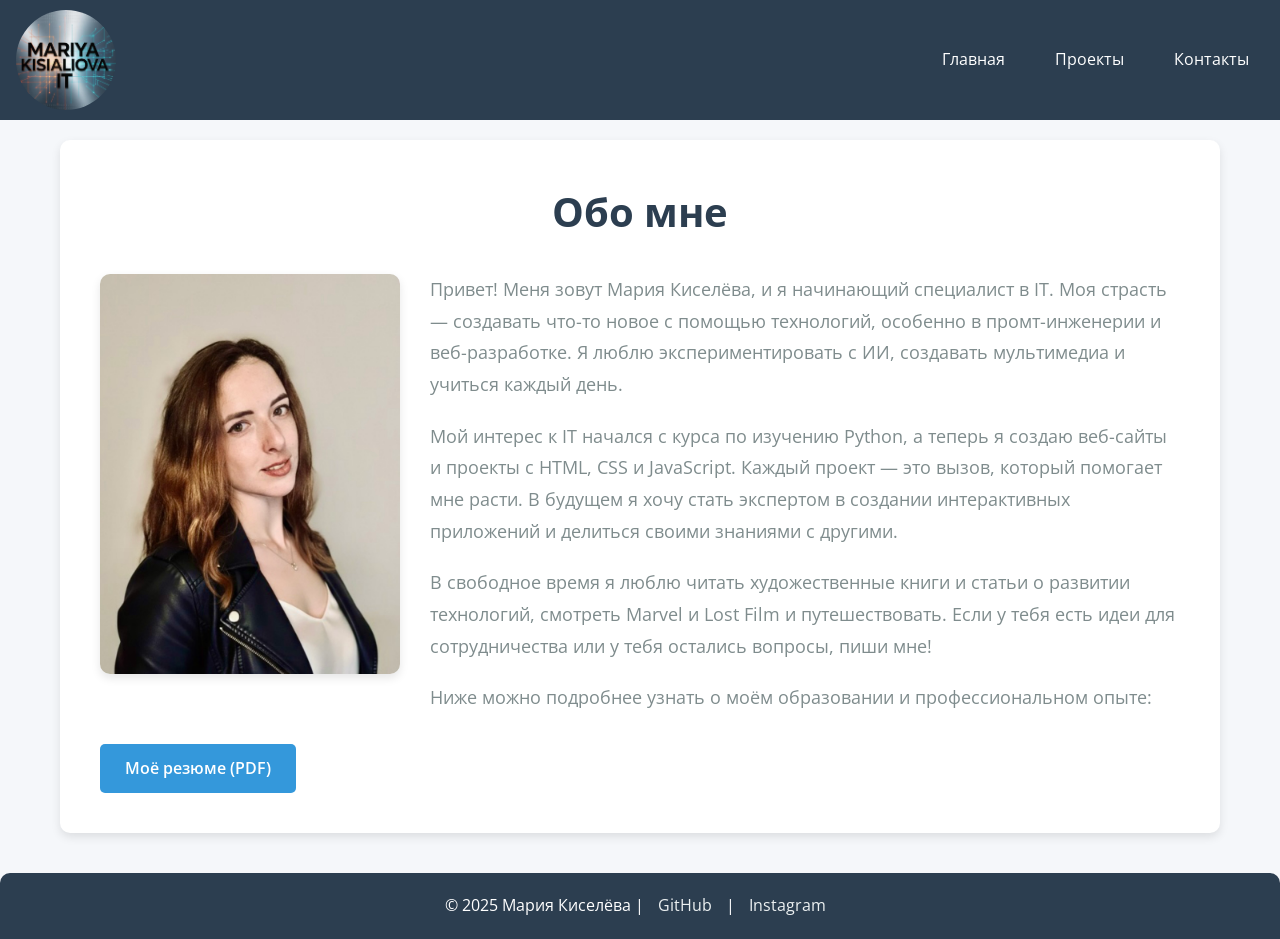
<file: about-me.html>
<!DOCTYPE html>
<html lang="ru">
<head>
    <meta charset="UTF-8">
    <meta name="viewport" content="width=device-width, initial-scale=1.0">
    <meta property="og:image" content="/logo3.png">
    <meta name="description" content="О Марии Киселёвой - IT, промт-инженерия, веб-разработка">
    <meta name="keywords" content="Мария Киселёва, промт инженер, веб-разработчик, Python, Брест, IT специалист">
    <!-- Open Graph теги -->
    <meta property="og:title" content="Мария Киселёва - Обо мне">
    <meta property="og:description" content="IT специалист, промт-инженер и веб-разработчик из Бреста. Узнайте больше о моём профессиональном пути и навыках.">
    <meta property="og:image" content="https://marya-kiseliova.github.io/IT/logo3.png">
    <meta property="og:url" content="https://marya-kiseliova.github.io/IT/about-me.html">
    <meta property="og:type" content="website">
    <!-- Schema.org микроразметка -->
    <script type="application/ld+json">
    {
      "@context": "https://schema.org",
      "@type": "Person",
      "name": "Мария Киселёва",
      "jobTitle": "Промт инженер и веб-разработчик",
      "url": "https://marya-kiseliova.github.io/IT/",
      "image": "https://marya-kiseliova.github.io/IT/my-photo.jpg",
      "description": "IT специалист, промт-инженер и веб-разработчик из Бреста"
    }
    </script>
    <title>Мария Киселёва - Обо мне</title>
    <link href="https://fonts.googleapis.com/css2?family=Roboto:wght@400;700&family=Open+Sans:wght@300;600&display=swap" rel="stylesheet">
    <style>
        * {
            margin: 0;
            padding: 0;
            box-sizing: border-box;
        }
      
        header {
            background-color: #2c3e50;
            color: #fefafa;
            padding: 1rem;
            justify-content: space-between;
            position: sticky;
            top: 0;
            z-index: 1000;
            display: flex;
            align-items: center;
            height: 120px;
        }
        
        .logo-link {
            display: inline-block;
            line-height: 0;
        }
        
        .logo-img {
            width: 100px;
            height: 100px;
            background-color: #333;
            display: flex;
            justify-content: center;
            align-items: center;
            border-radius: 50%;
        }
        
        nav {
            display: flex;
            justify-content: center;
            margin-left: auto;
            gap: 20px;
        }
        
        .nav-link {
            color: #fff;
            text-decoration: none;
            padding: 10px 15px;
            border-radius: 5px;
            transition: background-color 0.3s ease;
        }        
        
        .nav-link:hover {
            background-color: #34495e;
        }
        
        body {
            font-family: 'Open Sans', sans-serif;
            background-color: #f5f7fa;
            color: #333;
            line-height: 1.6;
        }
        
        .content {
            max-width: 1200px;
            margin: 0 auto;
            padding: 20px;
        }
        
        .about-image {
            float: left;
            margin-right: 30px;
            margin-bottom: 20px;
            max-width: 300px;
            height: auto;
            border-radius: 10px;
            box-shadow: 0 4px 10px rgba(0, 0, 0, 0.1);
        }
        
        .about {
            overflow: hidden;
            background-color: #fff;
            padding: 40px;
            border-radius: 10px;
            box-shadow: 0 4px 10px rgba(0, 0, 0, 0.1);
            margin-bottom: 20px;
        }
        
        .about h1 {
            color: #2c3e50;
            font-size: 2.5rem;
            text-align: center;
            margin-bottom: 30px;
        }
        
        .about p {
            font-size: 1.1rem;
            color: #7f8c8d;
            margin-bottom: 20px;
            line-height: 1.8;
        }
        
        .about a {
            display: inline-block;
            margin-top: 10px;
            padding: 12px 25px;
            background-color: #3498db;
            color: #fff;
            text-decoration: none;
            border-radius: 5px;
            transition: all 0.3s ease;
            font-weight: 600;
        }
        
        .about a:hover {
            background-color: #2980b9;
            transform: translateY(-2px);
            box-shadow: 0 5px 15px rgba(52, 152, 219, 0.3);
        }
        
        footer {
            background-color: #2c3e50;
            color: #fff;
            text-align: center;
            padding: 20px;
            border-radius: 10px 10px 0 0;
        }
        
        footer a {
            color: #ecf0f1;
            text-decoration: none;
            margin: 0 10px;
        }
        
        footer a:hover {
            text-decoration: underline;
        }
        
        /* Медиа-запрос для мобильных */
        @media (max-width: 750px) {
            header {
                height: auto;
                padding: 0.5rem;
                flex-direction: row;
                justify-content: space-between;
                align-items: center;
            }
            
            .logo-img {
                width: 60px;
                height: 60px;
            }
            
            nav {
                flex-direction: row;
                flex-wrap: wrap;
                gap: 10px;
                margin-left: 0;
            }
            
            .nav-link {
                padding: 8px 12px;
                font-size: 0.8rem;
            }
            
            .about h1 {
                font-size: 2rem;
                margin-bottom: 20px;
            }
            
            .about p {
                font-size: 1rem;
                margin-bottom: 15px;
            }
            
            .about-image {
                float: none;
                margin-right: 0;
                margin-bottom: 20px;
                display: block;
                margin-left: auto;
                margin-right: auto;
                max-width: 250px;
            }
            
            .about {
                padding: 25px;
            }
            
            .content {
                padding: 15px;
            }
        }
        
        /* Для очень маленьких экранов */
        @media (max-width: 480px) {
            nav {
                gap: 5px;
            }
            
            .nav-link {
                padding: 6px 10px;
                font-size: 0.75rem;
            }
            
            .about-image {
                max-width: 200px;
            }
            
            .about h1 {
                font-size: 1.8rem;
            }
        }
    </style>
</head>
<body>
    <header>
        <a href="index.html" class="logo-link">
            <img src="logo3.png" alt="Mariya Kiseliova Logo" class="logo-img" loading="lazy">
        </a>
        <nav>
            <a href="index.html" class="nav-link">Главная</a>
            <a href="my_projects.html" class="nav-link">Проекты</a>
            <a href="contacts.html" class="nav-link">Контакты</a>
        </nav>
    </header>
    
    <div class="content">
        <div class="about">
            <h1>Обо мне</h1>
            <img src="my-photo.jpg" alt="Мария Киселёва - промт инженер и веб-разработчик" width="300" height="400" class="about-image" loading="lazy">
            <p>Привет! Меня зовут Мария Киселёва, и я начинающий специалист в IT. Моя страсть — создавать что-то новое с помощью технологий, особенно в промт-инженерии и веб-разработке. Я люблю экспериментировать с ИИ, создавать мультимедиа и учиться каждый день.</p>
            <p>Мой интерес к IT начался с курса по изучению Python, а теперь я создаю веб-сайты и проекты с HTML, CSS и JavaScript. Каждый проект — это вызов, который помогает мне расти. В будущем я хочу стать экспертом в создании интерактивных приложений и делиться своими знаниями с другими.</p>
            <p>В свободное время я люблю читать художественные книги и статьи о развитии технологий, смотреть Marvel и Lost Film и путешествовать. Если у тебя есть идеи для сотрудничества или у тебя остались вопросы, пиши мне!</p>
            <p>Ниже можно подробнее узнать о моём образовании и профессиональном опыте:</p>
            <a href="resume.pdf" target="_blank" title="Скачать резюме Марии Киселёвой">Моё резюме (PDF)</a>
        </div>
    </div>
    
    <footer>
        <p>&copy; 2025 Мария Киселёва | 
            <a href="https://github.com/Marya-Kiseliova">GitHub</a> | 
            <a href="https://www.instagram.com/_drackosha._/">Instagram</a>
        </p>
    </footer>
</body>
</html>
</file>
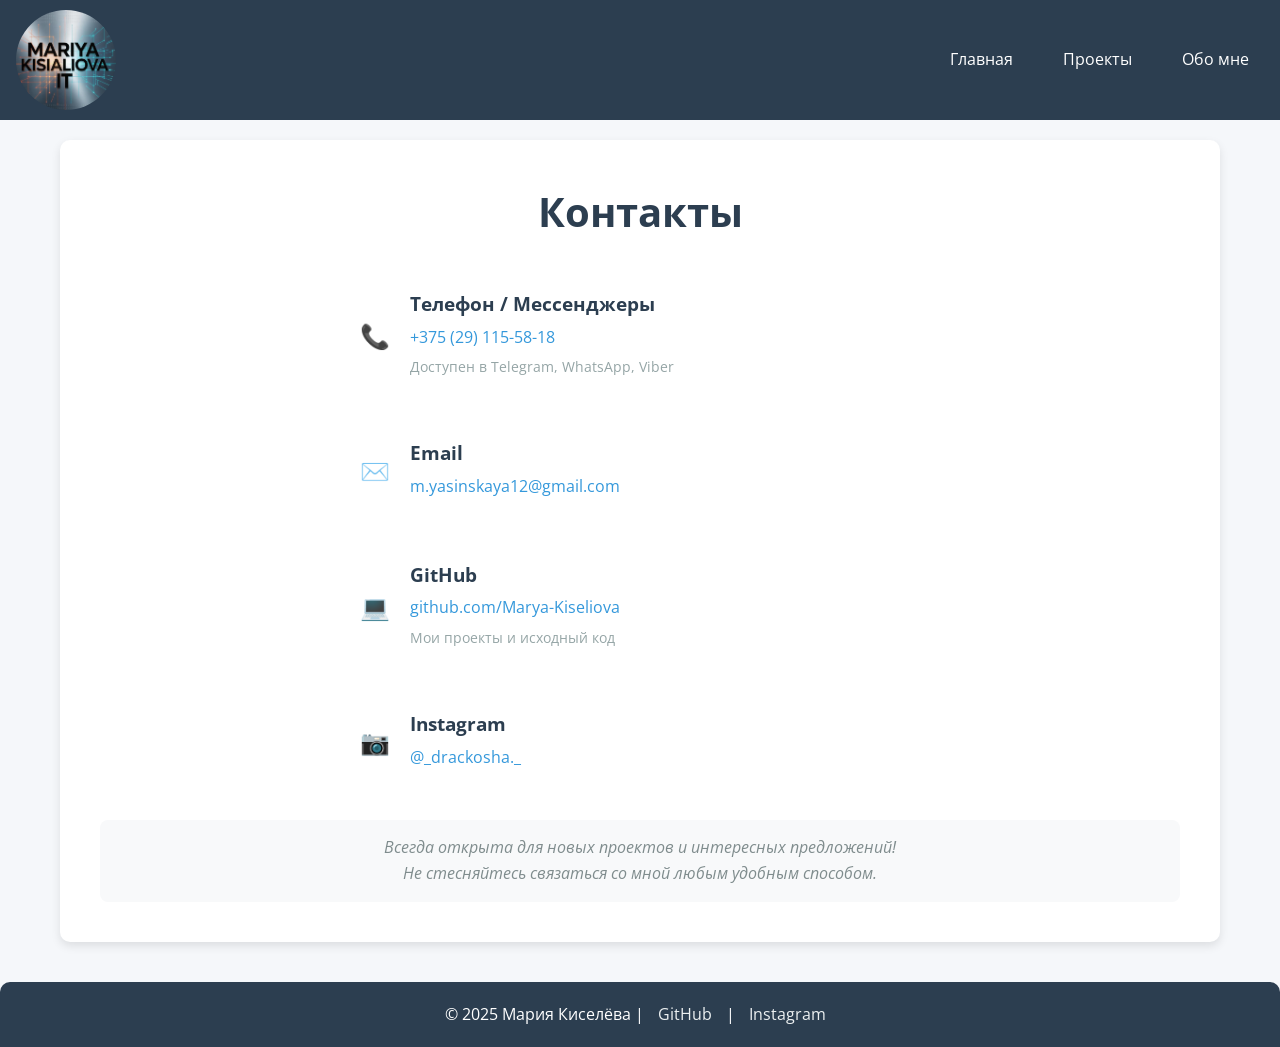
<file: contacts.html>
<!DOCTYPE html>
<html lang="ru">
<head>
    <meta charset="UTF-8">
    <meta name="viewport" content="width=device-width, initial-scale=1.0">
    <meta property="og:image" content="/logo3.png">
    <meta name="description" content="Контакты Марии Киселёвой - свяжитесь для сотрудничества в IT, промт-инженерии и веб-разработке">
    <meta name="keywords" content="Мария Киселёва контакты, связаться, IT специалист Брест, промт инженер, веб-разработчик">
    <!-- Open Graph теги -->
    <meta property="og:title" content="Мария Киселёва - Контакты">
    <meta property="og:description" content="Свяжитесь с Марией Киселёвой для сотрудничества в IT проектах, промт-инженерии и веб-разработке">
    <meta property="og:image" content="https://marya-kiseliova.github.io/IT/logo3.png">
    <meta property="og:url" content="https://marya-kiseliova.github.io/IT/contacts.html">
    <meta property="og:type" content="website">
    <!-- Schema.org микроразметка -->
    <script type="application/ld+json">
    {
      "@context": "https://schema.org",
      "@type": "Person",
      "name": "Мария Киселёва",
      "jobTitle": "Промт инженер и веб-разработчик",
      "url": "https://marya-kiseliova.github.io/IT/",
      "email": "m.yasinskaya12@gmail.com",
      "telephone": "+375-29-115-58-18",
      "sameAs": [
        "https://github.com/Marya-Kiseliova",
        "https://www.instagram.com/_drackosha._/"
      ]
    }
    </script>
    <title>Мария Киселёва - Контакты</title>
    <link href="https://fonts.googleapis.com/css2?family=Roboto:wght@400;700&family=Open+Sans:wght@300;600&display=swap" rel="stylesheet">
    <style>
        * {
            margin: 0;
            padding: 0;
            box-sizing: border-box;
        }
      
        header {
            background-color: #2c3e50;
            color: #fefafa;
            padding: 1rem;
            justify-content: space-between;
            position: sticky;
            top: 0;
            z-index: 1000;
            display: flex;
            align-items: center;
            height: 120px;
        }
        
        .logo-link {
            display: inline-block;
            line-height: 0;
        }
        
        .logo-img {
            width: 100px;
            height: 100px;
            background-color: #333;
            display: flex;
            justify-content: center;
            align-items: center;
            border-radius: 50%;
        }
        
        nav {
            display: flex;
            justify-content: center;
            margin-left: auto;
            gap: 20px;
        }
        
        .nav-link {
            color: #fff;
            text-decoration: none;
            padding: 10px 15px;
            border-radius: 5px;
            transition: background-color 0.3s ease;
        }        
        
        .nav-link:hover {
            background-color: #34495e;
        }
        
        body {
            font-family: 'Open Sans', sans-serif;
            background-color: #f5f7fa;
            color: #333;
            line-height: 1.6;
        }
        
        .content {
            max-width: 1200px;
            margin: 0 auto;
            padding: 20px;
        }
        
        .contacts {
            background-color: #fff;
            padding: 40px;
            border-radius: 10px;
            box-shadow: 0 4px 10px rgba(0, 0, 0, 0.1);
            margin-bottom: 20px;
        }
        
        .contacts h1 {
            color: #2c3e50;
            font-size: 2.5rem;
            text-align: center;
            margin-bottom: 30px;
        }
        
        .contact-info {
            max-width: 600px;
            margin: 0 auto;
        }
        
        .contact-item {
            display: flex;
            align-items: center;
            margin-bottom: 25px;
            padding: 15px;
            border-radius: 8px;
            transition: background-color 0.3s ease;
        }
        
        .contact-item:hover {
            background-color: #f8f9fa;
        }
        
        .contact-icon {
            font-size: 1.5rem;
            margin-right: 15px;
            width: 40px;
            text-align: center;
        }
        
        .contact-details {
            flex: 1;
        }
        
        .contact-details h3 {
            color: #2c3e50;
            margin-bottom: 5px;
            font-size: 1.2rem;
        }
        
        .contact-details p {
            color: #7f8c8d;
            margin-bottom: 5px;
        }
        
        .contact-details a {
            color: #3498db;
            text-decoration: none;
            transition: color 0.3s ease;
        }
        
        .contact-details a:hover {
            color: #2980b9;
            text-decoration: underline;
        }
        
        .contact-note {
            text-align: center;
            color: #7f8c8d;
            font-style: italic;
            margin-top: 30px;
            padding: 15px;
            background-color: #f8f9fa;
            border-radius: 8px;
        }
        
        footer {
            background-color: #2c3e50;
            color: #fff;
            text-align: center;
            padding: 20px;
            border-radius: 10px 10px 0 0;
        }
        
        footer a {
            color: #ecf0f1;
            text-decoration: none;
            margin: 0 10px;
        }
        
        footer a:hover {
            text-decoration: underline;
        }
        
        /* Медиа-запрос для мобильных */
        @media (max-width: 750px) {
            header {
                height: auto;
                padding: 0.5rem;
                flex-direction: row;
                justify-content: space-between;
                align-items: center;
            }
            
            .logo-img {
                width: 60px;
                height: 60px;
            }
            
            nav {
                flex-direction: row;
                flex-wrap: wrap;
                gap: 10px;
                margin-left: 0;
            }
            
            .nav-link {
                padding: 8px 12px;
                font-size: 0.8rem;
            }
            
            .contacts h1 {
                font-size: 2rem;
                margin-bottom: 20px;
            }
            
            .contact-item {
                flex-direction: column;
                text-align: center;
                padding: 20px;
            }
            
            .contact-icon {
                margin-right: 0;
                margin-bottom: 10px;
                font-size: 2rem;
            }
            
            .contacts {
                padding: 25px;
            }
            
            .content {
                padding: 15px;
            }
        }
        
        /* Для очень маленьких экранов */
        @media (max-width: 480px) {
            nav {
                gap: 5px;
            }
            
            .nav-link {
                padding: 6px 10px;
                font-size: 0.75rem;
            }
            
            .contacts h1 {
                font-size: 1.8rem;
            }
            
            .contact-item {
                padding: 15px;
            }
        }
    </style>
</head>
<body>
    <header>
        <a href="index.html" class="logo-link">
            <img src="logo3.png" alt="Mariya Kiseliova Logo" class="logo-img" loading="lazy">
        </a>
        <nav>
            <a href="index.html" class="nav-link">Главная</a>
            <a href="my_projects.html" class="nav-link">Проекты</a>
            <a href="about-me.html" class="nav-link">Обо мне</a>
        </nav>
    </header>
    
    <div class="content">
        <div class="contacts">
            <h1>Контакты</h1>
            
            <div class="contact-info">
                <div class="contact-item">
                    <div class="contact-icon">📞</div>
                    <div class="contact-details">
                        <h3>Телефон / Мессенджеры</h3>
                        <p><a href="tel:+375291155818">+375 (29) 115-58-18</a></p>
                        <p style="color: #95a5a6; font-size: 0.9rem;">Доступен в Telegram, WhatsApp, Viber</p>
                    </div>
                </div>
                
                <div class="contact-item">
                    <div class="contact-icon">✉️</div>
                    <div class="contact-details">
                        <h3>Email</h3>
                        <p><a href="mailto:m.yasinskaya12@gmail.com">m.yasinskaya12@gmail.com</a></p>
                    </div>
                </div>
                
                <div class="contact-item">
                    <div class="contact-icon">💻</div>
                    <div class="contact-details">
                        <h3>GitHub</h3>
                        <p><a href="https://github.com/Marya-Kiseliova" target="_blank">github.com/Marya-Kiseliova</a></p>
                        <p style="color: #95a5a6; font-size: 0.9rem;">Мои проекты и исходный код</p>
                    </div>
                </div>
                
                <div class="contact-item">
                    <div class="contact-icon">📷</div>
                    <div class="contact-details">
                        <h3>Instagram</h3>
                        <p><a href="https://www.instagram.com/_drackosha._/" target="_blank">@_drackosha._</a></p>
                    </div>
                </div>
            </div>
            
            <div class="contact-note">
                <p>Всегда открыта для новых проектов и интересных предложений!<br>
                Не стесняйтесь связаться со мной любым удобным способом.</p>
            </div>
        </div>
    </div>
    
    <footer>
        <p>&copy; 2025 Мария Киселёва | 
            <a href="https://github.com/Marya-Kiseliova">GitHub</a> | 
            <a href="https://www.instagram.com/_drackosha._/">Instagram</a>
        </p>
    </footer>
</body>
</html>
</file>
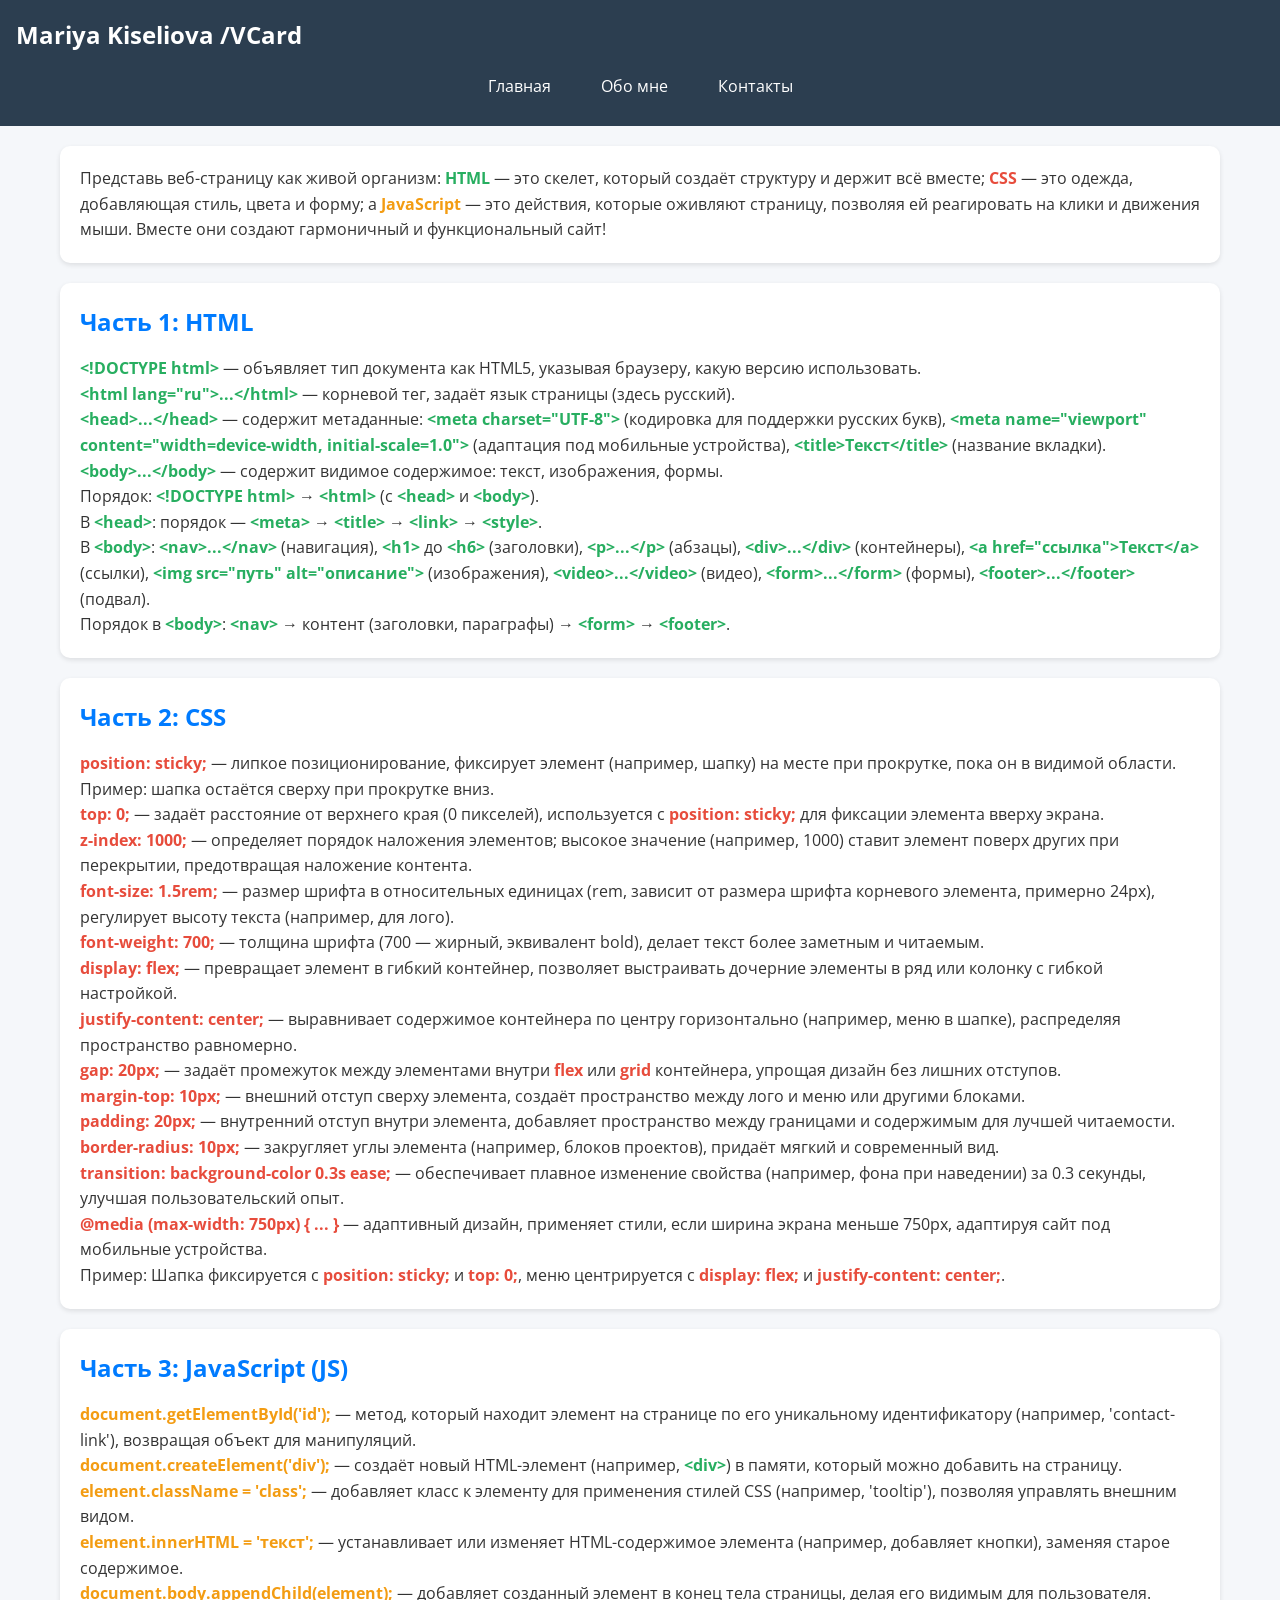
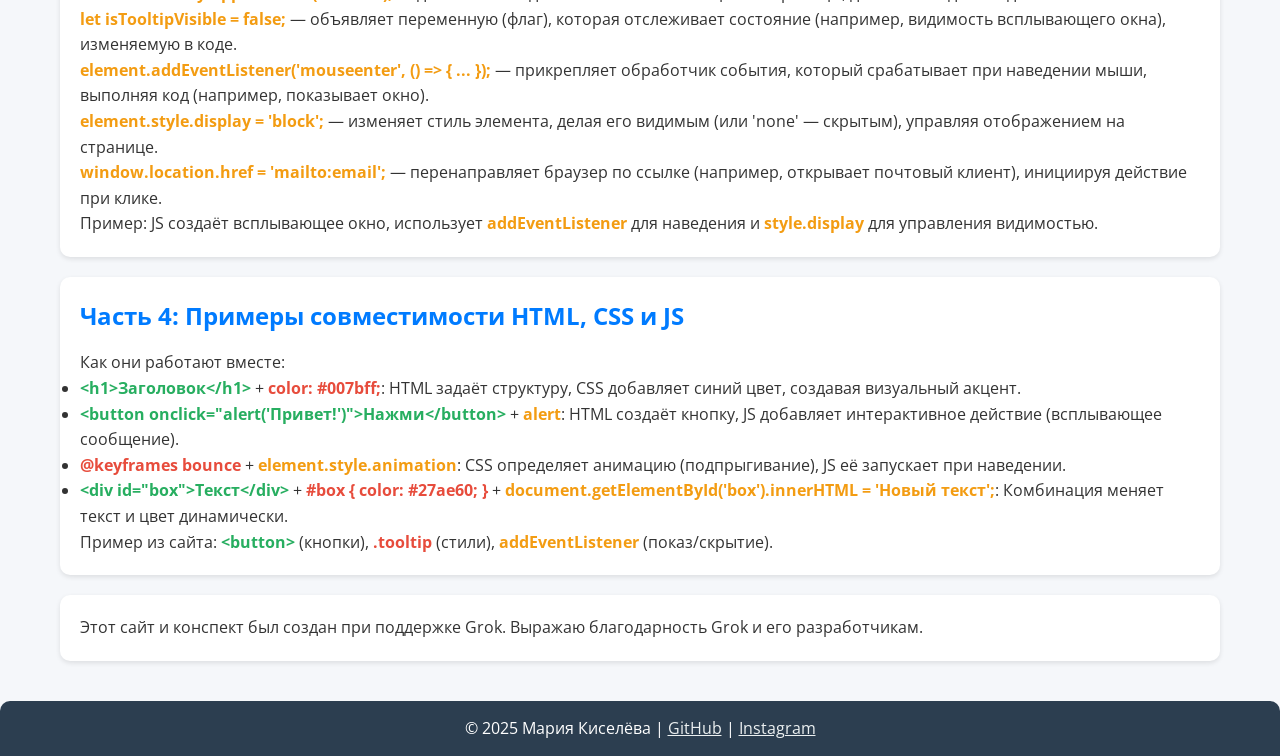
<file: html_concepts.html>
<!DOCTYPE html>
<html lang="ru">
<head>
    <meta charset="UTF-8">
    <meta name="viewport" content="width=device-width, initial-scale=1.0">
    <title>Конспект по HTML, CSS и JS</title>
    <link href="https://fonts.googleapis.com/css2?family=Roboto:wght@400;700&family=Open+Sans:wght@300;600&display=swap" rel="stylesheet">
    <style>
        * {
            margin: 0;
            padding: 0;
            box-sizing: border-box;
        }
        body {
            font-family: 'Open Sans', sans-serif;
            background-color: #f5f7fa;
            color: #333;
            line-height: 1.6;
        }
        header {
            background-color: #2c3e50;
            color: #fff;
            padding: 1rem;
            position: sticky;
            top: 0;
            z-index: 1000;
        }
        .logo {
            font-size: 1.5rem;
            font-weight: 700;
        }
        nav {
            display: flex;
            justify-content: center;
            gap: 20px;
            margin-top: 10px;
        }
        .nav-link {
            color: #fff;
            text-decoration: none;
            padding: 10px 15px;
            border-radius: 5px;
            transition: background-color 0.3s ease;
        }
        .nav-link:hover {
            background-color: #34495e;
        }
        .content {
            max-width: 1200px;
            margin: 0 auto;
            padding: 20px;
        }
        section {
            background-color: #fff;
            padding: 20px;
            border-radius: 10px;
            box-shadow: 0 2px 5px rgba(0, 0, 0, 0.1);
            margin-bottom: 20px;
        }
        h2 {
            color: #007bff; /* Синий для заголовков */
            font-size: 1.5rem;
            margin-bottom: 15px;
        }
        .html-term {
            color: #27ae60; /* Зелёный для HTML-терминов */
            font-weight: bold;
        }
        .css-term {
            color: #e74c3c; /* Красный для CSS-терминов */
            font-weight: bold;
        }
        .js-term {
            color: #f39c12; /* Оранжевый для JS-терминов */
            font-weight: bold;
        }
        footer {
            background-color: #2c3e50;
            color: #fff;
            text-align: center;
            padding: 15px;
            border-radius: 10px 10px 0 0;
        }
        @media (max-width: 750px) {
            .logo {
                font-size: 1.2rem;
                text-align: center;
            }
            nav {
                flex-direction: column;
                gap: 10px;
            }
            .nav-link {
                padding: 8px 12px;
                font-size: 0.9rem;
            }
        }
    </style>
</head>
<body>
    <header>
        <div class="logo">Mariya Kiseliova /VCard</div>
        <nav>
            <a href="index.html" class="nav-link">Главная</a>
            <a href="about-me.html" class="nav-link">Обо мне</a>
            <a href="contacts.html" class="nav-link">Контакты</a>
        </nav>
    </header>
    <div class="content">
        <section>
            <p>Представь веб-страницу как живой организм: <span class="html-term">HTML</span> — это скелет, который создаёт структуру и держит всё вместе; <span class="css-term">CSS</span> — это одежда, добавляющая стиль, цвета и форму; а <span class="js-term">JavaScript</span> — это действия, которые оживляют страницу, позволяя ей реагировать на клики и движения мыши. Вместе они создают гармоничный и функциональный сайт!</p>
        </section>
        <section>
            <h2>Часть 1: HTML</h2>
            <p><span class="html-term">&lt;!DOCTYPE html&gt;</span> — объявляет тип документа как HTML5, указывая браузеру, какую версию использовать.</p>
            <p><span class="html-term">&lt;html lang="ru"&gt;...&lt;/html&gt;</span> — корневой тег, задаёт язык страницы (здесь русский).</p>
            <p><span class="html-term">&lt;head&gt;...&lt;/head&gt;</span> — содержит метаданные: <span class="html-term">&lt;meta charset="UTF-8"&gt;</span> (кодировка для поддержки русских букв), <span class="html-term">&lt;meta name="viewport" content="width=device-width, initial-scale=1.0"&gt;</span> (адаптация под мобильные устройства), <span class="html-term">&lt;title&gt;Текст&lt;/title&gt;</span> (название вкладки).</p>
            <p><span class="html-term">&lt;body&gt;...&lt;/body&gt;</span> — содержит видимое содержимое: текст, изображения, формы.</p>
            <p>Порядок: <span class="html-term">&lt;!DOCTYPE html&gt;</span> → <span class="html-term">&lt;html&gt;</span> (с <span class="html-term">&lt;head&gt;</span> и <span class="html-term">&lt;body&gt;</span>).</p>
            <p>В <span class="html-term">&lt;head&gt;</span>: порядок — <span class="html-term">&lt;meta&gt;</span> → <span class="html-term">&lt;title&gt;</span> → <span class="html-term">&lt;link&gt;</span> → <span class="html-term">&lt;style&gt;</span>.</p>
            <p>В <span class="html-term">&lt;body&gt;</span>: <span class="html-term">&lt;nav&gt;...&lt;/nav&gt;</span> (навигация), <span class="html-term">&lt;h1&gt;</span> до <span class="html-term">&lt;h6&gt;</span> (заголовки), <span class="html-term">&lt;p&gt;...&lt;/p&gt;</span> (абзацы), <span class="html-term">&lt;div&gt;...&lt;/div&gt;</span> (контейнеры), <span class="html-term">&lt;a href="ссылка"&gt;Текст&lt;/a&gt;</span> (ссылки), <span class="html-term">&lt;img src="путь" alt="описание"&gt;</span> (изображения), <span class="html-term">&lt;video&gt;...&lt;/video&gt;</span> (видео), <span class="html-term">&lt;form&gt;...&lt;/form&gt;</span> (формы), <span class="html-term">&lt;footer&gt;...&lt;/footer&gt;</span> (подвал).</p>
            <p>Порядок в <span class="html-term">&lt;body&gt;</span>: <span class="html-term">&lt;nav&gt;</span> → контент (заголовки, параграфы) → <span class="html-term">&lt;form&gt;</span> → <span class="html-term">&lt;footer&gt;</span>.</p>
        </section>
        <section>
            <h2>Часть 2: CSS</h2>
            <p><span class="css-term">position: sticky;</span> — липкое позиционирование, фиксирует элемент (например, шапку) на месте при прокрутке, пока он в видимой области. Пример: шапка остаётся сверху при прокрутке вниз.</p>
            <p><span class="css-term">top: 0;</span> — задаёт расстояние от верхнего края (0 пикселей), используется с <span class="css-term">position: sticky;</span> для фиксации элемента вверху экрана.</p>
            <p><span class="css-term">z-index: 1000;</span> — определяет порядок наложения элементов; высокое значение (например, 1000) ставит элемент поверх других при перекрытии, предотвращая наложение контента.</p>
            <p><span class="css-term">font-size: 1.5rem;</span> — размер шрифта в относительных единицах (rem, зависит от размера шрифта корневого элемента, примерно 24px), регулирует высоту текста (например, для лого).</p>
            <p><span class="css-term">font-weight: 700;</span> — толщина шрифта (700 — жирный, эквивалент bold), делает текст более заметным и читаемым.</p>
            <p><span class="css-term">display: flex;</span> — превращает элемент в гибкий контейнер, позволяет выстраивать дочерние элементы в ряд или колонку с гибкой настройкой.</p>
            <p><span class="css-term">justify-content: center;</span> — выравнивает содержимое контейнера по центру горизонтально (например, меню в шапке), распределяя пространство равномерно.</p>
            <p><span class="css-term">gap: 20px;</span> — задаёт промежуток между элементами внутри <span class="css-term">flex</span> или <span class="css-term">grid</span> контейнера, упрощая дизайн без лишних отступов.</p>
            <p><span class="css-term">margin-top: 10px;</span> — внешний отступ сверху элемента, создаёт пространство между лого и меню или другими блоками.</p>
            <p><span class="css-term">padding: 20px;</span> — внутренний отступ внутри элемента, добавляет пространство между границами и содержимым для лучшей читаемости.</p>
            <p><span class="css-term">border-radius: 10px;</span> — закругляет углы элемента (например, блоков проектов), придаёт мягкий и современный вид.</p>
            <p><span class="css-term">transition: background-color 0.3s ease;</span> — обеспечивает плавное изменение свойства (например, фона при наведении) за 0.3 секунды, улучшая пользовательский опыт.</p>
            <p><span class="css-term">@media (max-width: 750px) { ... }</span> — адаптивный дизайн, применяет стили, если ширина экрана меньше 750px, адаптируя сайт под мобильные устройства.</p>
            <p>Пример: Шапка фиксируется с <span class="css-term">position: sticky;</span> и <span class="css-term">top: 0;</span>, меню центрируется с <span class="css-term">display: flex;</span> и <span class="css-term">justify-content: center;</span>.</p>
        </section>
        <section>
            <h2>Часть 3: JavaScript (JS)</h2>
            <p><span class="js-term">document.getElementById('id');</span> — метод, который находит элемент на странице по его уникальному идентификатору (например, 'contact-link'), возвращая объект для манипуляций.</p>
            <p><span class="js-term">document.createElement('div');</span> — создаёт новый HTML-элемент (например, <span class="html-term">&lt;div&gt;</span>) в памяти, который можно добавить на страницу.</p>
            <p><span class="js-term">element.className = 'class';</span> — добавляет класс к элементу для применения стилей CSS (например, 'tooltip'), позволяя управлять внешним видом.</p>
            <p><span class="js-term">element.innerHTML = 'текст';</span> — устанавливает или изменяет HTML-содержимое элемента (например, добавляет кнопки), заменяя старое содержимое.</p>
            <p><span class="js-term">document.body.appendChild(element);</span> — добавляет созданный элемент в конец тела страницы, делая его видимым для пользователя.</p>
            <p><span class="js-term">let isTooltipVisible = false;</span> — объявляет переменную (флаг), которая отслеживает состояние (например, видимость всплывающего окна), изменяемую в коде.</p>
            <p><span class="js-term">element.addEventListener('mouseenter', () => { ... });</span> — прикрепляет обработчик события, который срабатывает при наведении мыши, выполняя код (например, показывает окно).</p>
            <p><span class="js-term">element.style.display = 'block';</span> — изменяет стиль элемента, делая его видимым (или 'none' — скрытым), управляя отображением на странице.</p>
            <p><span class="js-term">window.location.href = 'mailto:email';</span> — перенаправляет браузер по ссылке (например, открывает почтовый клиент), инициируя действие при клике.</p>
            <p>Пример: JS создаёт всплывающее окно, использует <span class="js-term">addEventListener</span> для наведения и <span class="js-term">style.display</span> для управления видимостью.</p>
        </section>
        <section>
            <h2>Часть 4: Примеры совместимости HTML, CSS и JS</h2>
            <p>Как они работают вместе:</p>
            <ul>
                <li><span class="html-term">&lt;h1&gt;Заголовок&lt;/h1&gt;</span> + <span class="css-term">color: #007bff;</span>: HTML задаёт структуру, CSS добавляет синий цвет, создавая визуальный акцент.</li>
                <li><span class="html-term">&lt;button onclick="alert('Привет!')"&gt;Нажми&lt;/button&gt;</span> + <span class="js-term">alert</span>: HTML создаёт кнопку, JS добавляет интерактивное действие (всплывающее сообщение).</li>
                <li><span class="css-term">@keyframes bounce</span> + <span class="js-term">element.style.animation</span>: CSS определяет анимацию (подпрыгивание), JS её запускает при наведении.</li>
                <li><span class="html-term">&lt;div id="box"&gt;Текст&lt;/div&gt;</span> + <span class="css-term">#box { color: #27ae60; }</span> + <span class="js-term">document.getElementById('box').innerHTML = 'Новый текст';</span>: Комбинация меняет текст и цвет динамически.</li>
            </ul>
            <p>Пример из сайта: <span class="html-term">&lt;button&gt;</span> (кнопки), <span class="css-term">.tooltip</span> (стили), <span class="js-term">addEventListener</span> (показ/скрытие).</p>
        </section>
        <section>
            <p>Этот сайт и конспект был создан при поддержке Grok. Выражаю благодарность Grok и его разработчикам.</p>
        </section>
    </div>
    <footer>
        <p>&copy; 2025 Мария Киселёва | <a href="https://github.com/Mary-Boxer" style="color: #ecf0f1;">GitHub</a> | <a href="https://www.instagram.com/_drackosha._/" style="color: #ecf0f1;">Instagram</a></p>
    </footer>
</body>
</html>
</file>
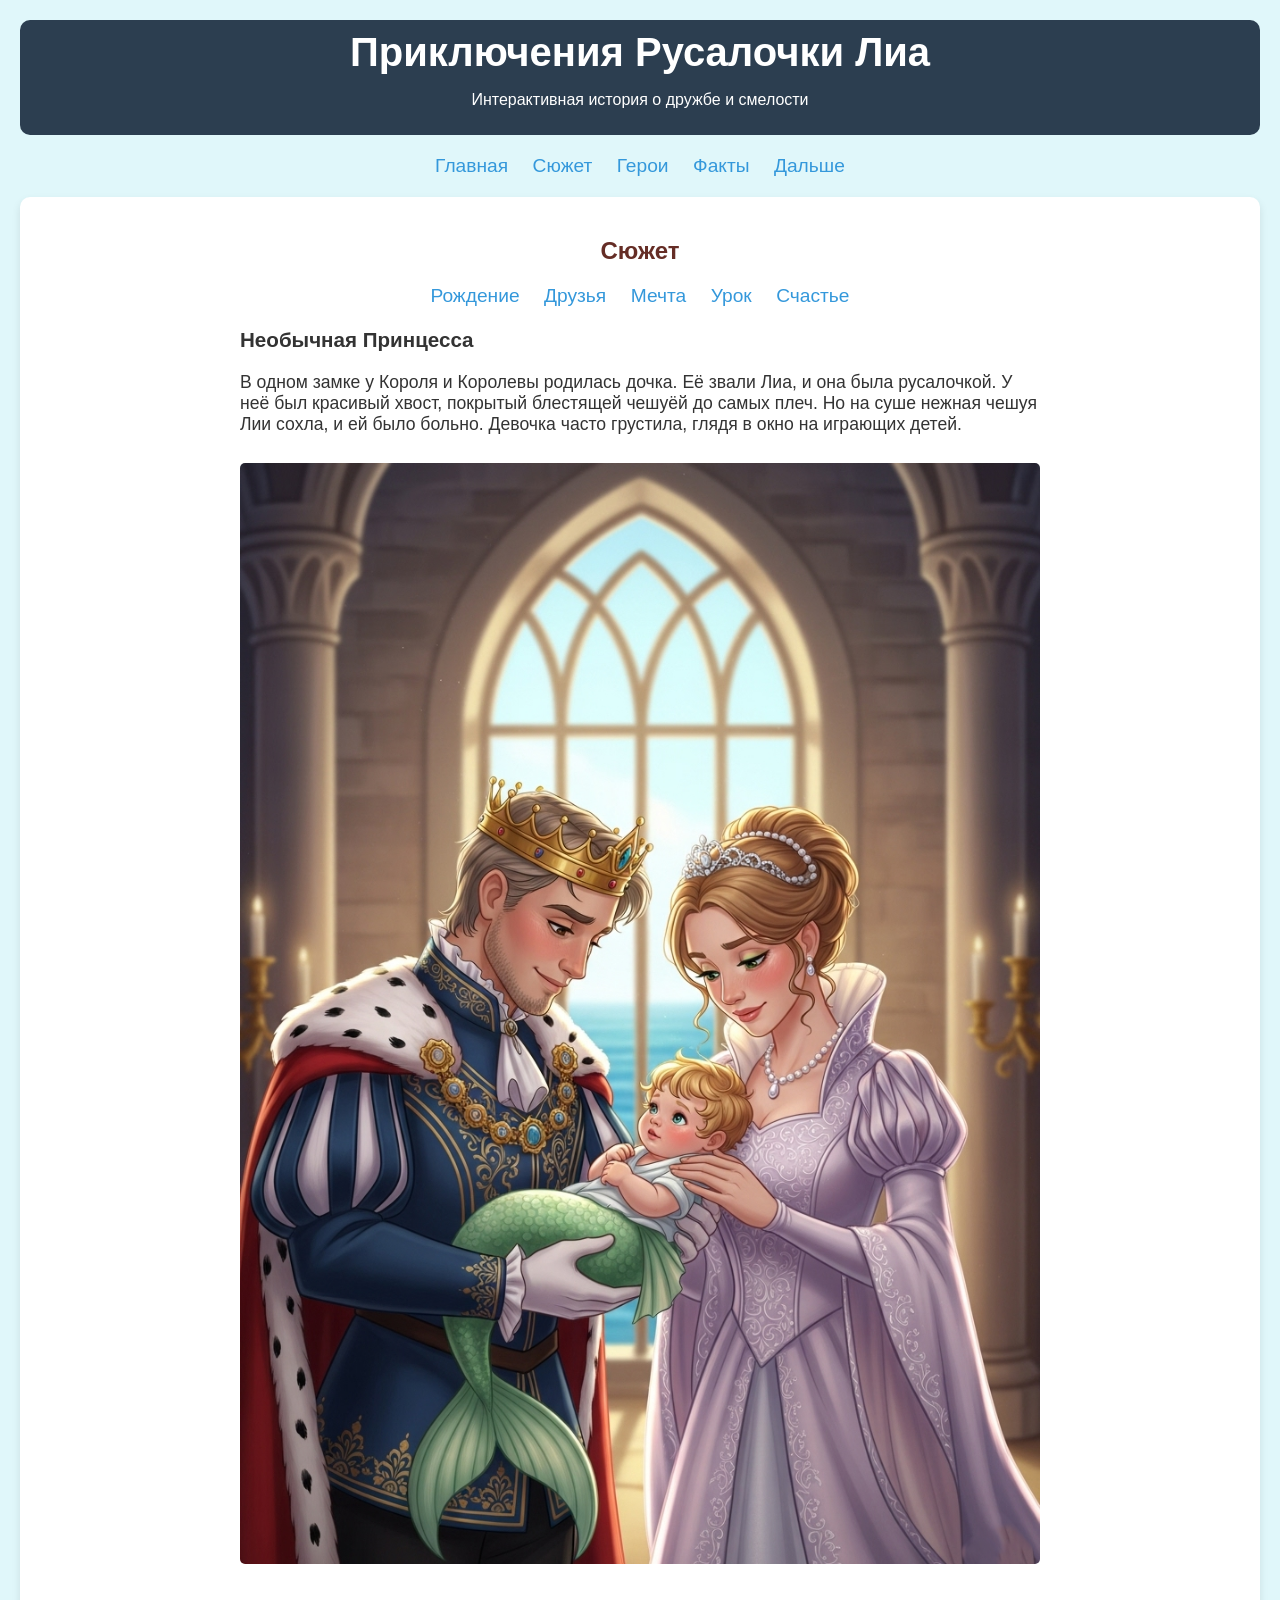
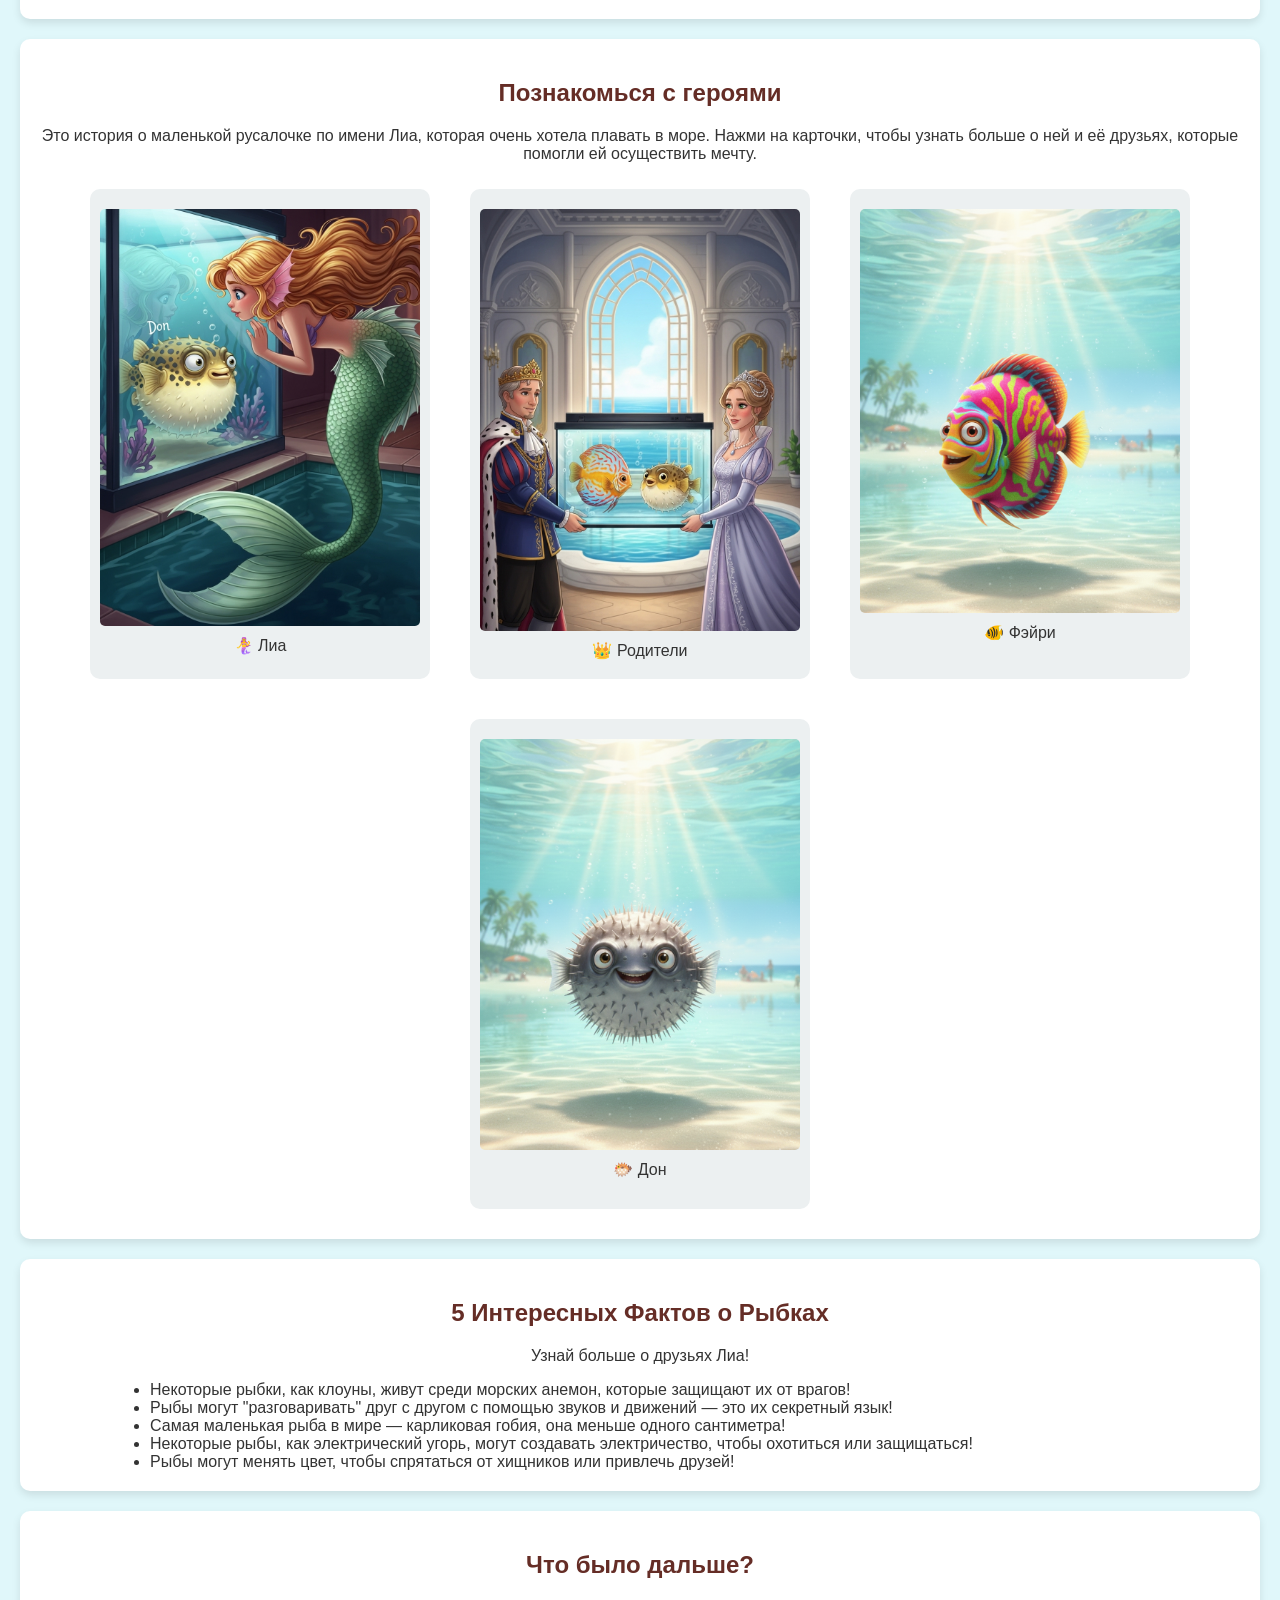
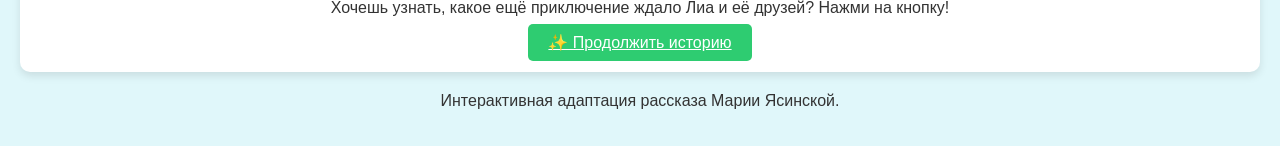
<file: merm (1).html>
<!DOCTYPE html>
<html lang="ru">
<head>
    <meta charset="UTF-8">
    <meta name="viewport" content="width=device-width, initial-scale=1.0">
    <title>Приключения Русалочки Лиа</title>
    <style>
        body {
            font-family: 'Arial', sans-serif;
            background-color: #e0f7fa;
            color: #333;
            margin: 0;
            padding: 20px;
            text-align: center;
        }
        header {
            background-color: #2c3e50;
            color: #fff;
            padding: 10px;
            border-radius: 10px;
        }
        h1 {
            font-size: 2.5rem;
            margin: 0;
        }
        h2 {
            color: #652d26;
            font-size: 1.5rem;
            margin: 20px 0;
        }
        nav {
            margin: 20px 0;
        }
        nav a {
            color: #3498db;
            text-decoration: none;
            margin: 0 10px;
            font-size: 1.2rem;
        }
        nav a:hover {
            text-decoration: underline;
        }
        .section {
            background-color: #fff;
            padding: 20px;
            border-radius: 10px;
            box-shadow: 0 4px 8px rgba(0, 0, 0, 0.1);
            margin-bottom: 20px;
        }
        .characters {
            display: flex;
            justify-content: center;
            gap: 20px;
            flex-wrap: wrap;
        }
        .character-card {
            background-color: #ecf0f1;
            padding: 10px;
            border-radius: 10px;
            margin: 10px;
            width: 320px;
            height: 470px;
            cursor: pointer;
            transition: transform 0.3s;
            display: flex;
            flex-direction: column;
            align-items: center;
        }
        .character-card:hover {
            transform: scale(1.1);
        }
        .character-card img {
            width: 100%; /* Растягиваем изображение по ширине блока */
            height: auto; /* Сохраняем пропорции */
            border-radius: 5px;
            margin-bottom: 5px; /* Уменьшаем расстояние между изображением и подписью */
        }
        .character-card p {
            margin: 5px 0; /* Уменьшаем отступы для подписи */
            font-size: 1rem; /* Уменьшаем размер текста на мобильных, если нужно */
        }
        .content {
            display: none;
            text-align: left;
            max-width: 800px;
            margin: 20px auto;
            font-size: 1.1rem;
        }
        .content.active {
            display: block;
        }
        img {
            max-width: 100%;
            height: auto;
            margin: 10px 0;
            border-radius: 5px;
        }
        .dialog {
            display: none;
            position: fixed;
            top: 50%;
            left: 50%;
            transform: translate(-50%, -50%);
            background-color: #fff;
            padding: 20px;
            border-radius: 10px;
            box-shadow: 0 4px 8px rgba(0, 0, 0, 0.2);
            z-index: 1000;
        }
        .dialog.active {
            display: block;
        }
        .dialog button {
            background-color: #e74c3c;
            color: #fff;
            border: none;
            padding: 5px 10px;
            border-radius: 5px;
            cursor: pointer;
        }
        .dialog button:hover {
            background-color: #c0392b;
        }
        .continue-btn {
            background-color: #2ecc71;
            color: #fff;
            border: none;
            padding: 10px 20px;
            border-radius: 5px;
            cursor: pointer;
            font-size: 1rem;
        }
        .continue-btn:hover {
            background-color: #27ae60;
        }
        #facts ul {
            text-align: left;
            padding-left: 110px;
            margin: 0;
        }
        .continue-btn {
            pointer-events: auto !important; /* Разрешает клики */
            position: relative !important;
            z-index: 10 !important;
        }
        @media (max-width: 600px) {
            h1 { font-size: 2rem; }
            .characters { flex-direction: column; align-items: center; margin: 10px; }
            .character-card {
                width: 100%; /* Растягиваем карточку на всю ширину */
                height: auto; /* Убираем фиксированную высоту */
                max-width: 300px; /* Ограничиваем максимальную ширину */
                margin: 10px auto; /* Центрируем и добавляем отступы */
            }
            .character-card img {
                width: 100%; /* Растягиваем изображение на всю ширину карточки */
                height: auto; /* Сохраняем пропорции */
                margin-bottom: 5px; /* Уменьшаем расстояние */
            }
            .character-card p {
                margin: 5px 0; /* Уменьшаем отступы для подписи */
                font-size: 0.9rem; /* Уменьшаем текст для мобильных */
            }
        }
    </style>
</head>
<body>
    <header>
        <h1>Приключения Русалочки Лиа</h1>
        <p>Интерактивная история о дружбе и смелости</p>
    </header>

    <nav>
        <a href="index.html">Главная</a>
        <a href="#plot">Сюжет</a>
        <a href="#characters">Герои</a>
        <a href="#facts">Факты</a>
        <a href="#next">Дальше</a>
    </nav>

    <div class="section" id="plot">
        <h2>Сюжет</h2>
        <nav>
            <a href="#" data-target="birth">Рождение</a>
            <a href="#" data-target="friends">Друзья</a>
            <a href="#" data-target="dream">Мечта</a>
            <a href="#" data-target="lesson">Урок</a>
            <a href="#" data-target="happiness">Счастье</a>
        </nav>
        <div class="content" id="birth">
            <h3>Необычная Принцесса</h3>
            <p>В одном замке у Короля и Королевы родилась дочка. Её звали Лиа, и она была русалочкой. У неё был красивый хвост, покрытый блестящей чешуёй до самых плеч. Но на суше нежная чешуя Лии сохла, и ей было больно. Девочка часто грустила, глядя в окно на играющих детей.</p>
            <img src="merm (5).png" alt="Лиа с родителями" title="рождение.png">
        </div>
        <div class="content" id="friends">
            <h3>Волшебные Друзья</h3>
            <p>Чтобы Лиа не скучала, родители подарили ей огромный аквариум. В нём жили две волшебные говорящие рыбки: яркая рыбка-дискус по имени <strong>Фэйри</strong> и забавная, круглая рыба-фугу по имени <strong>Дон</strong>.</p>
            <p><em>✨ О чём говорят рыбки?</em> <button onclick="showDialog()">Узнать</button></p>
            <img src="merm (9).png" alt="Лиа с Фэйри и Доном" title="аквариум.png">
        </div>
        <div class="content" id="dream">
            <h3>Мечта о Море</h3>
            <p>Лиа выросла. Её друзья, забавные рыбки, уже не веселили её так, как прежде. Теперь она целыми днями сидела у окна, глядя на море. "Как же я хочу поплавать там!" — мечтала Лиа. Но ни она, ни её родители не умели плавать в море. Тогда Король и Королева попросили верных друзей Лии о помощи.</p>
            <img src="merm (2).png" alt="Лиа у моря" title="окно.png">
        </div>
        <div class="content" id="lesson">
            <h3>Первый Урок Плавания</h3>
            <p>На берегу моря Лиа с опаской смотрела на большие волны. Но её друзья уже весело плескались в воде. "Держись за меня, как за спасательный круг!" — пыхтел Дон, раздуваясь в большой упругий шар. "А теперь двигай хвостом, вот так!" — учила грациозная Фэйри. Лиа попробовала, и у неё получилось!</p>
            <p><em>✨ О чём говорят рыбки?</em> <button onclick="showDialog()">Узнать</button></p>
            <img src="merm (7).png" alt="Лиа учится плавать" title="на море1.png">
        </div>
        <div class="content" id="happiness">
            <h3>Счастье в Глубине</h3>
            <p>"Я плыву!" — радостно закричала Лиа. С тех пор она каждый день плавала в море со своими верными друзьями. А Король и Королева стояли на берегу и счастливо махали ей рукой.</p>
            <img src="merm (6).png" alt="Лиа в море" title="русалочка_и_рыбки.png">
        </div>
        <script>
            document.querySelectorAll('nav a[data-target]').forEach(link => {
                link.addEventListener('click', (e) => {
                    e.preventDefault();
                    const target = link.getAttribute('data-target');
                    document.querySelectorAll('.content').forEach(content => content.classList.remove('active'));
                    document.getElementById(target).classList.add('active');
                });
            });
            document.getElementById('birth').classList.add('active');
        </script>
    </div>

    <div class="section" id="characters">
        <h2>Познакомься с героями</h2>
        <p>Это история о маленькой русалочке по имени Лиа, которая очень хотела плавать в море. Нажми на карточки, чтобы узнать больше о ней и её друзьях, которые помогли ей осуществить мечту.</p>
        <div class="characters">
            <div class="character-card" onclick="document.getElementById('lia').classList.add('active')">
                <img src="merm (11).png" alt="Лиа" title="лиа у аквариума.png">
                <p>🧜‍♀️ Лиа</p>
            </div>
            <div class="character-card" onclick="document.getElementById('parents').classList.add('active')">
                <img src="merm (3).png" alt="Родители" title="родители.png">
                <p>👑 Родители</p>
            </div>
            <div class="character-card" onclick="document.getElementById('fairy').classList.add('active')">
                <img src="merm (10).png" alt="Фэйри" title="дискус.png">
                <p>🐠 Фэйри</p>
            </div>
            <div class="character-card" onclick="document.getElementById('don').classList.add('active')">
                <img src="merm (8).png" alt="Дон" title="фугу.png">
                <p>🐡 Дон</p>
            </div>
        </div>
        <div class="content" id="lia">
            <h3>Лиа</h3>
            <p>Маленькая русалочка с блестящим хвостом, с переливающимися на свету изумрудными и аквамариновыми чешуйками. Лиа мечтает о море и новых открытиях.</p>
        </div>
        <div class="content" id="parents">
            <h3>Родители</h3>
            <p>Любящий Король и Королева, заботящиеся о Лие.</p>
        </div>
        <div class="content" id="fairy">
            <h3>Фэйри</h3>
            <p>Яркая рыбка-дискус, которая учит Лию грации.</p>
        </div>
        <div class="content" id="don">
            <h3>Дон</h3>
            <p>Забавная рыба-фугу, помогающая Лие как спасательный круг.</p>
        </div>
    </div>

    <div class="section" id="facts">
        <h2>5 Интересных Фактов о Рыбках</h2>
        <p>Узнай больше о друзьях Лиа!</p>
        <ul>
            <li>Некоторые рыбки, как клоуны, живут среди морских анемон, которые защищают их от врагов!</li>
            <li>Рыбы могут "разговаривать" друг с другом с помощью звуков и движений — это их секретный язык!</li>
            <li>Самая маленькая рыба в мире — карликовая гобия, она меньше одного сантиметра!</li>
            <li>Некоторые рыбы, как электрический угорь, могут создавать электричество, чтобы охотиться или защищаться!</li>
            <li>Рыбы могут менять цвет, чтобы спрятаться от хищников или привлечь друзей!</li>
        </ul>
    </div>

    <div class="section" id="next">
        <h2>Что было дальше?</h2>
        <p>Хочешь узнать, какое ещё приключение ждало Лиа и её друзей? Нажми на кнопку!</p>
     <a class="continue-btn" href="Part2.html">✨ Продолжить историю</a>
    </div>

    <div class="dialog" id="fishDialog">
        <h3>Диалог рыбок</h3>
        <p>Фэйри: "Лиа, двигай хвостом плавно, как волны!"</p>
        <p>Дон: "Да, и держись за меня, если устанешь!"</p>
        <button onclick="hideDialog()">Закрыть</button>
    </div>

    <footer>
        <p>Интерактивная адаптация рассказа Марии Ясинской.</p>
    </footer>

    <script>
        function showDialog() {
            document.getElementById('fishDialog').classList.add('active');
        }
        function hideDialog() {
            document.getElementById('fishDialog').classList.remove('active');
        }
    </script>
</body>
</html>
</file>
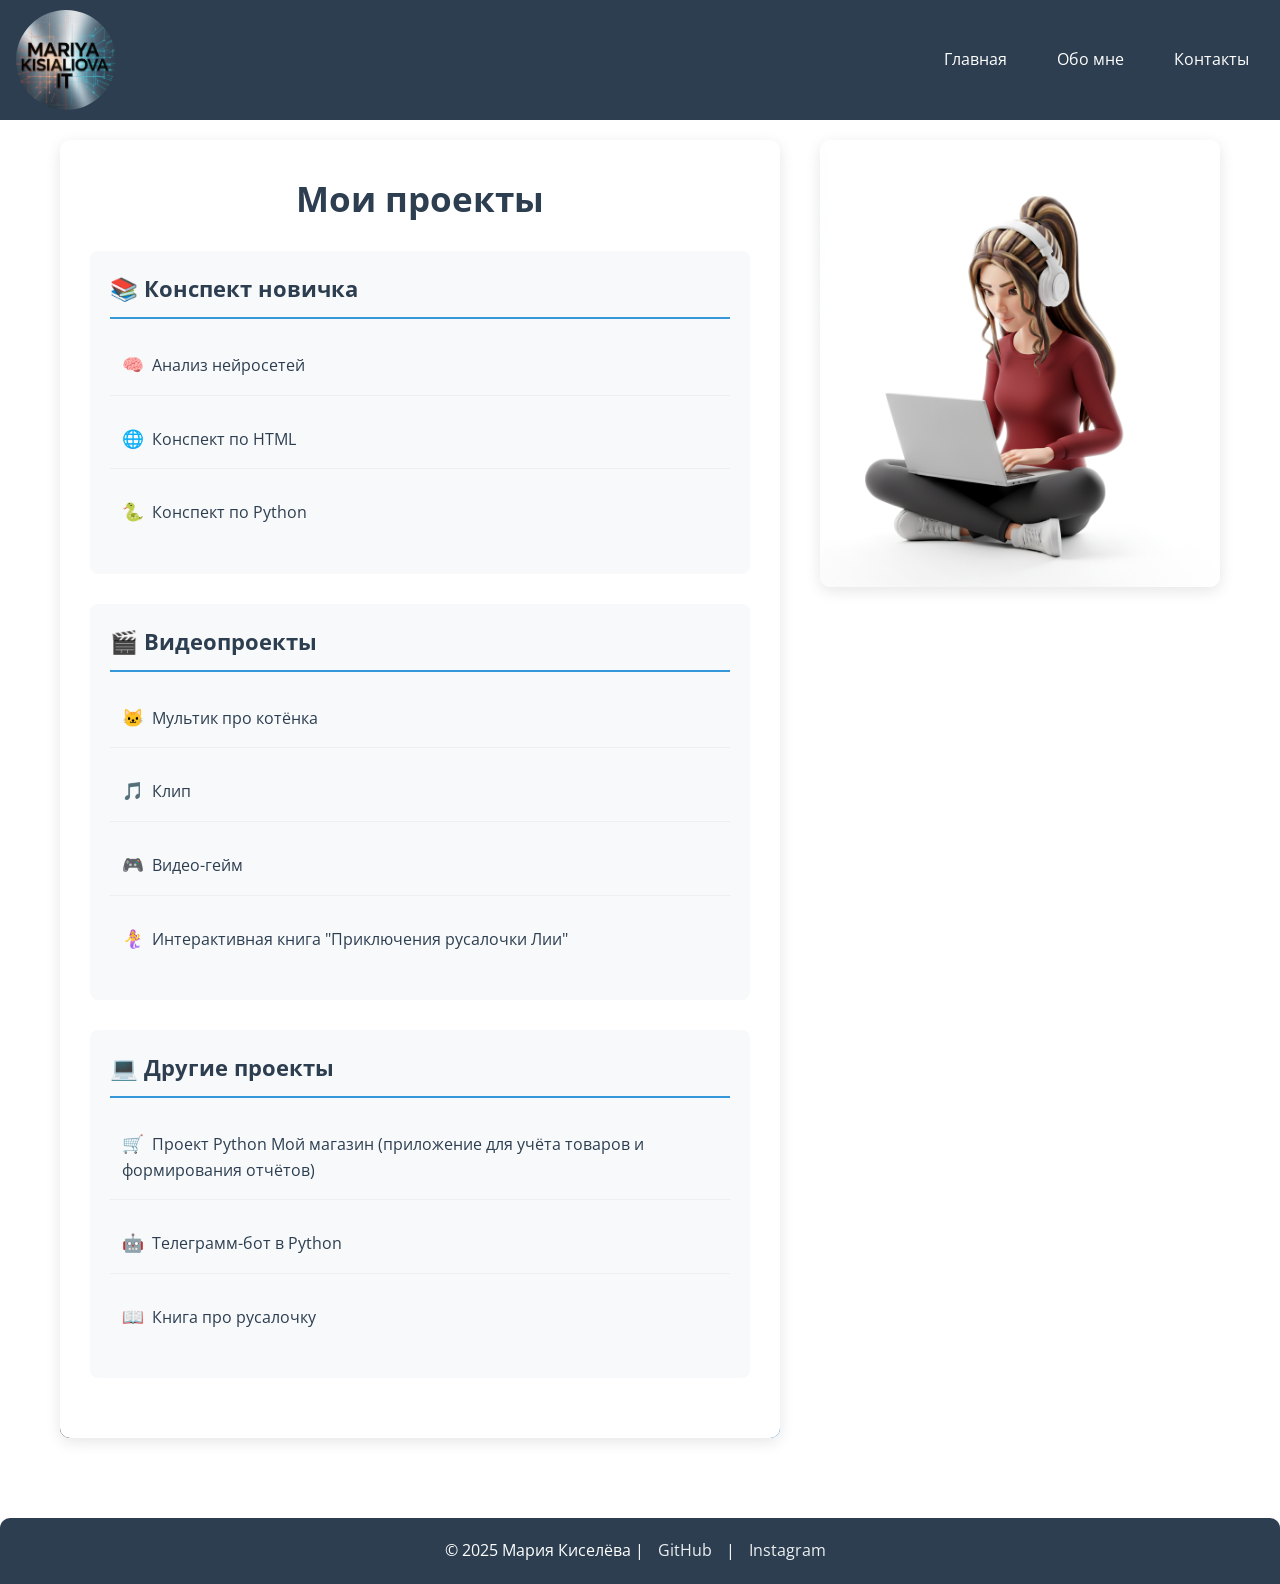
<file: my_projects.html>
<!DOCTYPE html>
<html lang="ru">
<head>
    <meta charset="UTF-8">
    <meta name="viewport" content="width=device-width, initial-scale=1.0">
    <meta property="og:image" content="/logo3.png">
    <meta name="description" content="Портфолио проектов Марии Киселёвой - веб-разработка, Python, промт-инженерия, интерактивные книги и видеопроекты">
    <meta name="keywords" content="Мария Киселёва проекты, портфолио, веб-разработка, Python, промт инженер, интерактивные книги, видеопроекты">
    <!-- Open Graph теги -->
    <meta property="og:title" content="Мария Киселёва - Мои проекты">
    <meta property="og:description" content="Портфолио проектов: веб-разработка, Python приложения, промт-инженерия, интерактивные книги и видеопроекты">
    <meta property="og:image" content="https://marya-kiseliova.github.io/IT/logo3.png">
    <meta property="og:url" content="https://marya-kiseliova.github.io/IT/my_projects.html">
    <meta property="og:type" content="website">
    <!-- Schema.org микроразметка -->
    <script type="application/ld+json">
    {
      "@context": "https://schema.org",
      "@type": "ItemList",
      "name": "Проекты Марии Киселёвой",
      "description": "Портфолио IT проектов: веб-разработка, Python, промт-инженерия",
      "url": "https://marya-kiseliova.github.io/IT/my_projects.html",
      "numberOfItems": 9,
      "itemListElement": [
        {
          "@type": "ListItem",
          "position": 1,
          "name": "Анализ нейросетей",
          "url": "https://marya-kiseliova.github.io/IT/neural_analysis.html"
        },
        {
          "@type": "ListItem",
          "position": 2,
          "name": "Интерактивная книга 'Приключения русалочки Лии'",
          "url": "https://marya-kiseliova.github.io/IT/mermaid/Русалочка.html"
        }
      ]
    }
    </script>
    <title>Мария Киселёва - Мои проекты</title>
    <link href="https://fonts.googleapis.com/css2?family=Roboto:wght@400;700&family=Open+Sans:wght@300;600&display=swap" rel="stylesheet">
    <style>
        * { 
            margin: 0; 
            padding: 0; 
            box-sizing: border-box; 
        }
        
        body { 
            font-family: 'Open Sans', sans-serif; 
            background-color: #ffffff; 
            color: #333; 
            line-height: 1.6; 
        }
        
        header {
            background-color: #2c3e50;
            color: #fefafa;
            padding: 1rem;
            position: sticky;
            top: 0;
            z-index: 1000;
            display: flex;
            justify-content: space-between;
            align-items: center;
            height: 120px;
        }
        
        .logo-link {
            display: inline-block;
            line-height: 0;
        }
        
        .logo-img {
            width: 100px;
            height: 100px;
            background-color: #333;
            display: flex;
            justify-content: center;
            align-items: center;
            border-radius: 50%;
        }
        
        nav {
            display: flex;
            justify-content: center;
            gap: 20px;
        }
        
        .nav-link { 
            color: #fff; 
            text-decoration: none; 
            padding: 10px 15px; 
            border-radius: 5px; 
            transition: background-color 0.3s ease; 
        }
        
        .nav-link:hover { 
            background-color: #34495e; 
        }
        
        .content { 
            max-width: 1200px; 
            margin: 0 auto; 
            padding: 20px; 
            display: flex; 
            gap: 40px; 
            align-items: flex-start;
        }
        
        section { 
            background-color: #ffffff; 
            padding: 30px; 
            margin-bottom: 20px; 
            flex: 2; 
            border-radius: 10px;
            box-shadow: 0 4px 15px rgba(0, 0, 0, 0.1);
        }
        
        h2 { 
            color: #2c3e50; 
            font-size: 2.2rem; 
            margin-bottom: 25px; 
            text-align: center; 
        }
        
        .projects-container {
            position: relative;
        }
        
        .project-category {
            margin-bottom: 30px;
            padding: 20px;
            border-radius: 8px;
            background-color: #f8f9fa;
            transition: transform 0.3s ease;
        }
        
        .project-category:hover {
            transform: translateY(-5px);
            box-shadow: 0 5px 20px rgba(0, 0, 0, 0.1);
        }
        
        .project-category h3 {
            color: #2c3e50;
            font-size: 1.4rem;
            margin-bottom: 15px;
            padding-bottom: 10px;
            border-bottom: 2px solid #3498db;
        }
        
        .project-list {
            list-style-type: none;
            padding-left: 0;
        }
        
        .project-list li {
            margin-bottom: 12px;
            padding: 8px 0;
            border-bottom: 1px solid #ecf0f1;
        }
        
        .project-list li:last-child {
            border-bottom: none;
        }
        
        .project-list a {
            color: #2c3e50;
            text-decoration: none;
            transition: color 0.3s ease;
            display: block;
            padding: 8px 12px;
            border-radius: 5px;
        }
        
        .project-list a:hover {
            color: #3498db;
            background-color: #f8f9fa;
            text-decoration: none;
        }
        
        .project-icon {
            margin-right: 8px;
            font-size: 1.1em;
        }
        
        .image-section { 
            flex: 1; 
            min-width: 400px;
            position: sticky;
            top: 140px;
        }
        
        .image-section img {
            max-width: 100%;
            height: auto;
            display: block;
            border-radius: 10px;
            box-shadow: 0 4px 15px rgba(0, 0, 0, 0.1);
        }
        
        .color-block {
            background: linear-gradient(135deg, #2c3e50, #3498db);
            height: 120px;
            width: 100%;
            position: absolute;
            bottom: 0;
            left: 0;
            z-index: -1;
            border-radius: 0 0 10px 10px;
        }
        
        footer {
            background-color: #2c3e50;
            color: #fff;
            text-align: center;
            padding: 20px;
            border-radius: 10px 10px 0 0;
            margin-top: 40px;
        }
        
        footer a {
            color: #ecf0f1;
            text-decoration: none;
            margin: 0 10px;
        }
        
        footer a:hover {
            text-decoration: underline;
        }
        
        /* Медиа-запрос для мобильных */
        @media (max-width: 750px) {
            header {
                height: auto;
                padding: 0.5rem;
                flex-direction: row;
                justify-content: space-between;
                align-items: center;
            }
            
            .logo-img {
                width: 60px;
                height: 60px;
            }
            
            nav {
                flex-direction: row;
                flex-wrap: wrap;
                gap: 10px;
            }
            
            .nav-link { 
                padding: 8px 12px; 
                font-size: 0.8rem; 
            }
            
            h2 { 
                font-size: 1.8rem; 
            }
            
            .content { 
                flex-direction: column; 
                gap: 20px;
            }
            
            .image-section { 
                order: -1; 
                margin-bottom: 20px; 
                min-width: auto;
                position: static;
            }
            
            section {
                padding: 20px;
            }
            
            .project-category {
                padding: 15px;
            }
            
            .project-category h3 {
                font-size: 1.2rem;
            }
            
            .color-block { 
                height: 80px; 
            }
        }
        
        /* Для очень маленьких экранов */
        @media (max-width: 480px) {
            nav {
                gap: 5px;
            }
            
            .nav-link {
                padding: 6px 10px;
                font-size: 0.75rem;
            }
            
            h2 {
                font-size: 1.6rem;
            }
            
            .content {
                padding: 15px;
            }
        }
    </style>
</head>
<body>
    <header>
        <a href="index.html" class="logo-link">
            <img src="logo3.png" alt="Mariya Kiseliova Logo" class="logo-img" loading="lazy">
        </a>
        <nav>
            <a href="index.html" class="nav-link">Главная</a>
            <a href="about-me.html" class="nav-link">Обо мне</a>
            <a href="contacts.html" class="nav-link">Контакты</a>
        </nav>
    </header>
    
    <div class="content">
        <section class="projects-container">
            <h2>Мои проекты</h2>
            
            <div class="project-category">
                <h3>📚 Конспект новичка</h3>
                <ul class="project-list">
                    <li><a href="neural_analysis.html" title="Анализ нейросетей - учебные материалы"><span class="project-icon">🧠</span>Анализ нейросетей</a></li>
                    <li><a href="html_concepts.html" title="Конспект по HTML - основы веб-разработки"><span class="project-icon">🌐</span>Конспект по HTML</a></li>
                    <li><a href="python_concepts.html" title="Конспект по Python - программирование"><span class="project-icon">🐍</span>Конспект по Python</a></li>
                </ul>
            </div>
            
            <div class="project-category">
                <h3>🎬 Видеопроекты</h3>
                <ul class="project-list">
                    <li><a href="https://youtu.be/ok0J8rVUA1c" target="_blank" title="Мультик про котёнка - смотреть на YouTube"><span class="project-icon">🐱</span>Мультик про котёнка</a></li>
                    <li><a href="clip.html" title="Клип - видео проект"><span class="project-icon">🎵</span>Клип</a></li>
                    <li><a href="game.mp4" title="Видео-гейм - игровой проект"><span class="project-icon">🎮</span>Видео-гейм</a></li>
                    <li><a href="mermaid/Русалочка.html" title="Интерактивная книга 'Приключения русалочки Лии'"><span class="project-icon">🧜‍♀️</span>Интерактивная книга "Приключения русалочки Лии"</a></li>
                </ul>
                <div class="color-block"></div>
            </div>
            
            <div class="project-category">
                <h3>💻 Другие проекты</h3>
                <ul class="project-list">
                    <li><a href="My_store7.py" title="Python проект - приложение для учёта товаров"><span class="project-icon">🛒</span>Проект Python Мой магазин (приложение для учёта товаров и формирования отчётов)</a></li>
                    <li><a href="cook_bot.py" title="Телеграмм-бот на Python"><span class="project-icon">🤖</span>Телеграмм-бот в Python</a></li>
                    <li><a href="merm (1).html" title="Книга про русалочку - интерактивный проект"><span class="project-icon">📖</span>Книга про русалочку</a></li>
                </ul>
                <div class="color-block"></div>
            </div>
        </section>
        
        <div class="image-section">
            <img src="notegirl.png" alt="Девушка с ноутбуком - работа над IT проектами" loading="lazy">
        </div>
    </div>
    
    <footer>
        <p>&copy; 2025 Мария Киселёва | 
            <a href="https://github.com/Marya-Kiseliova">GitHub</a> | 
            <a href="https://www.instagram.com/_drackosha._/">Instagram</a>
        </p>
    </footer>
</body>
</html>
</file>
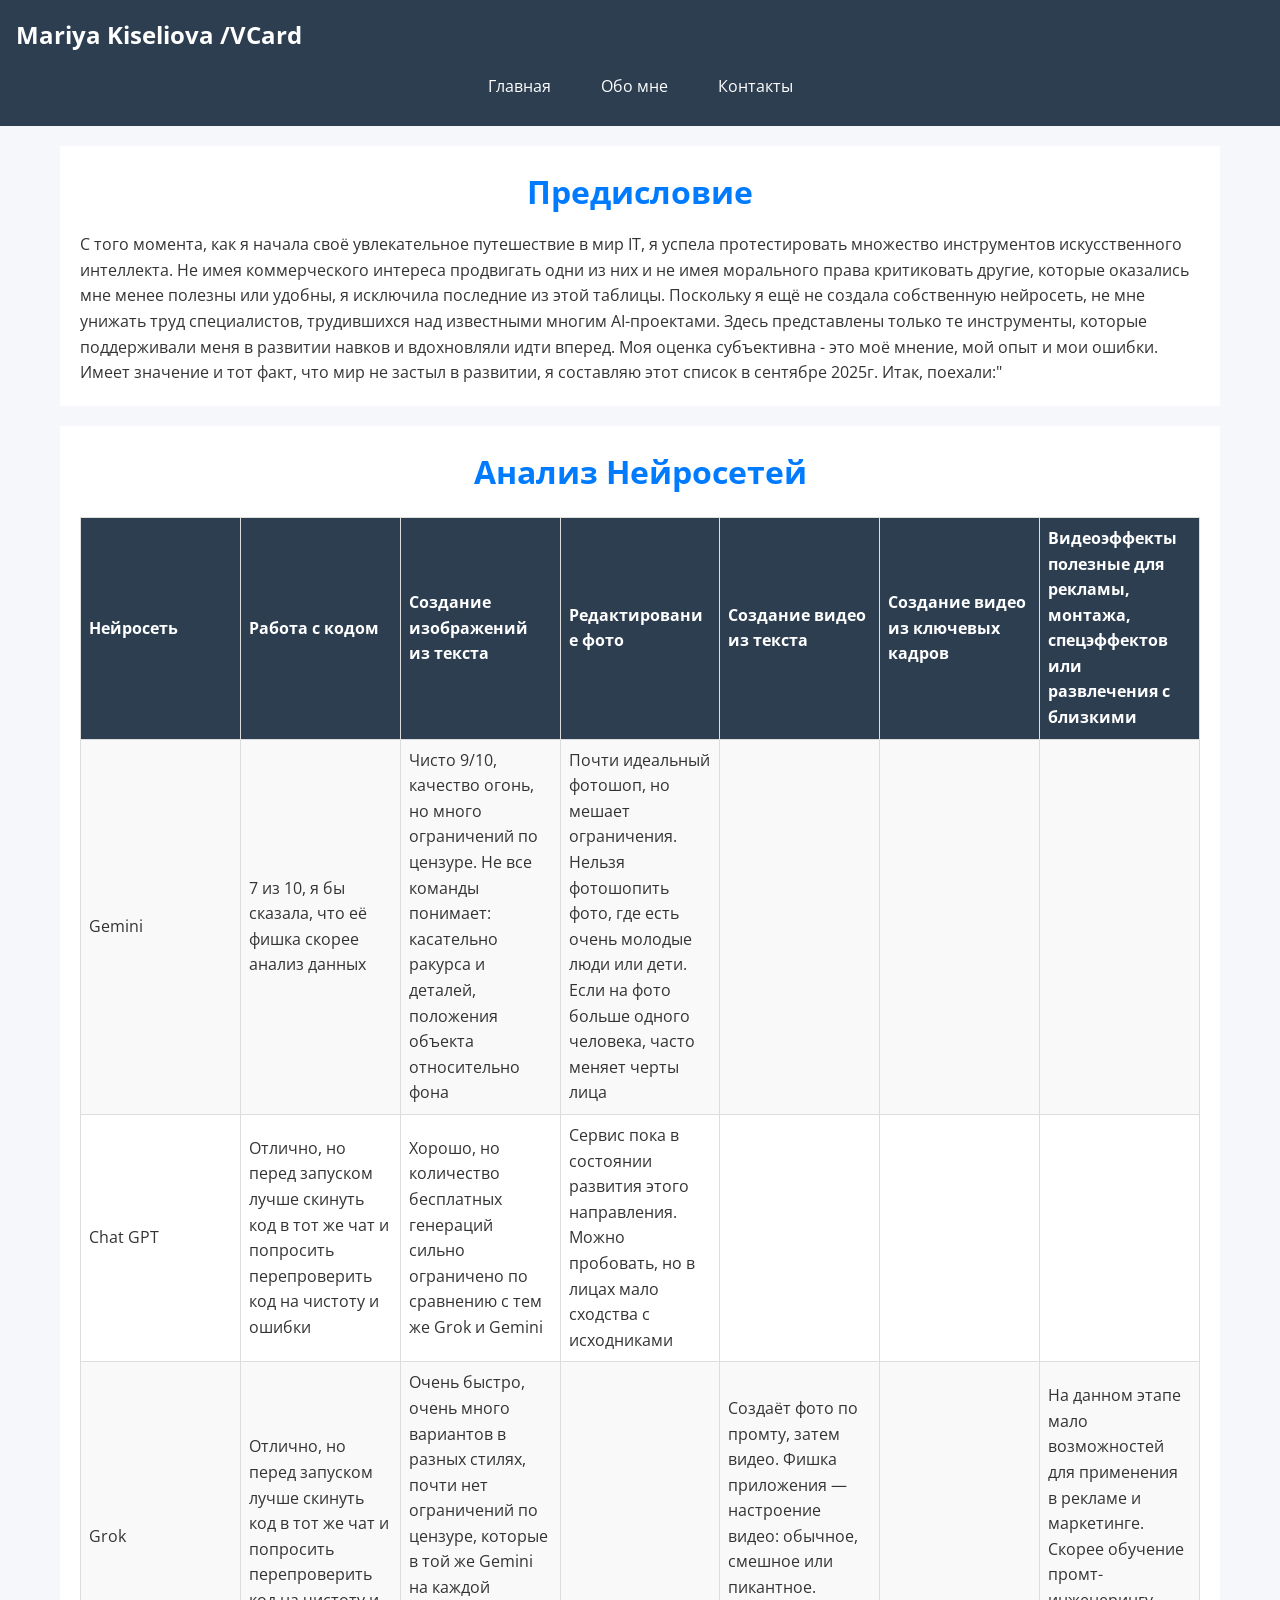
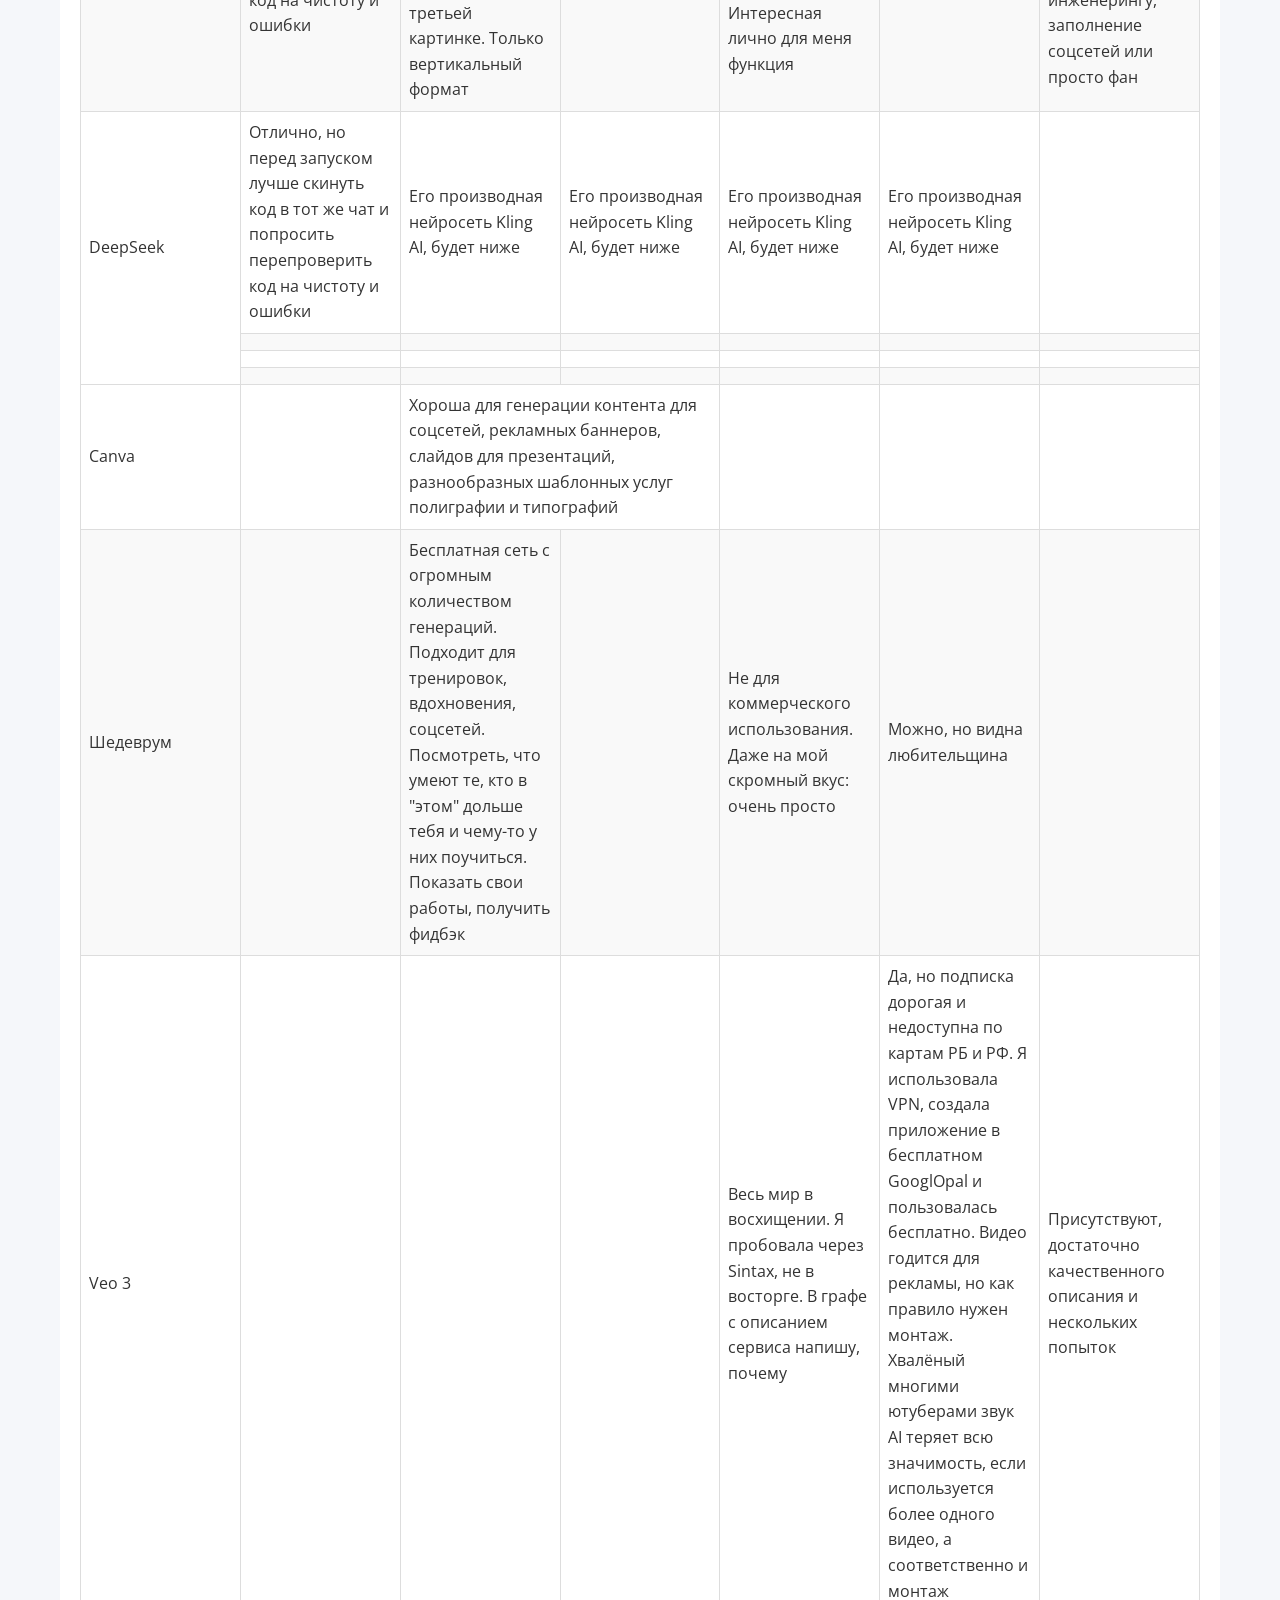
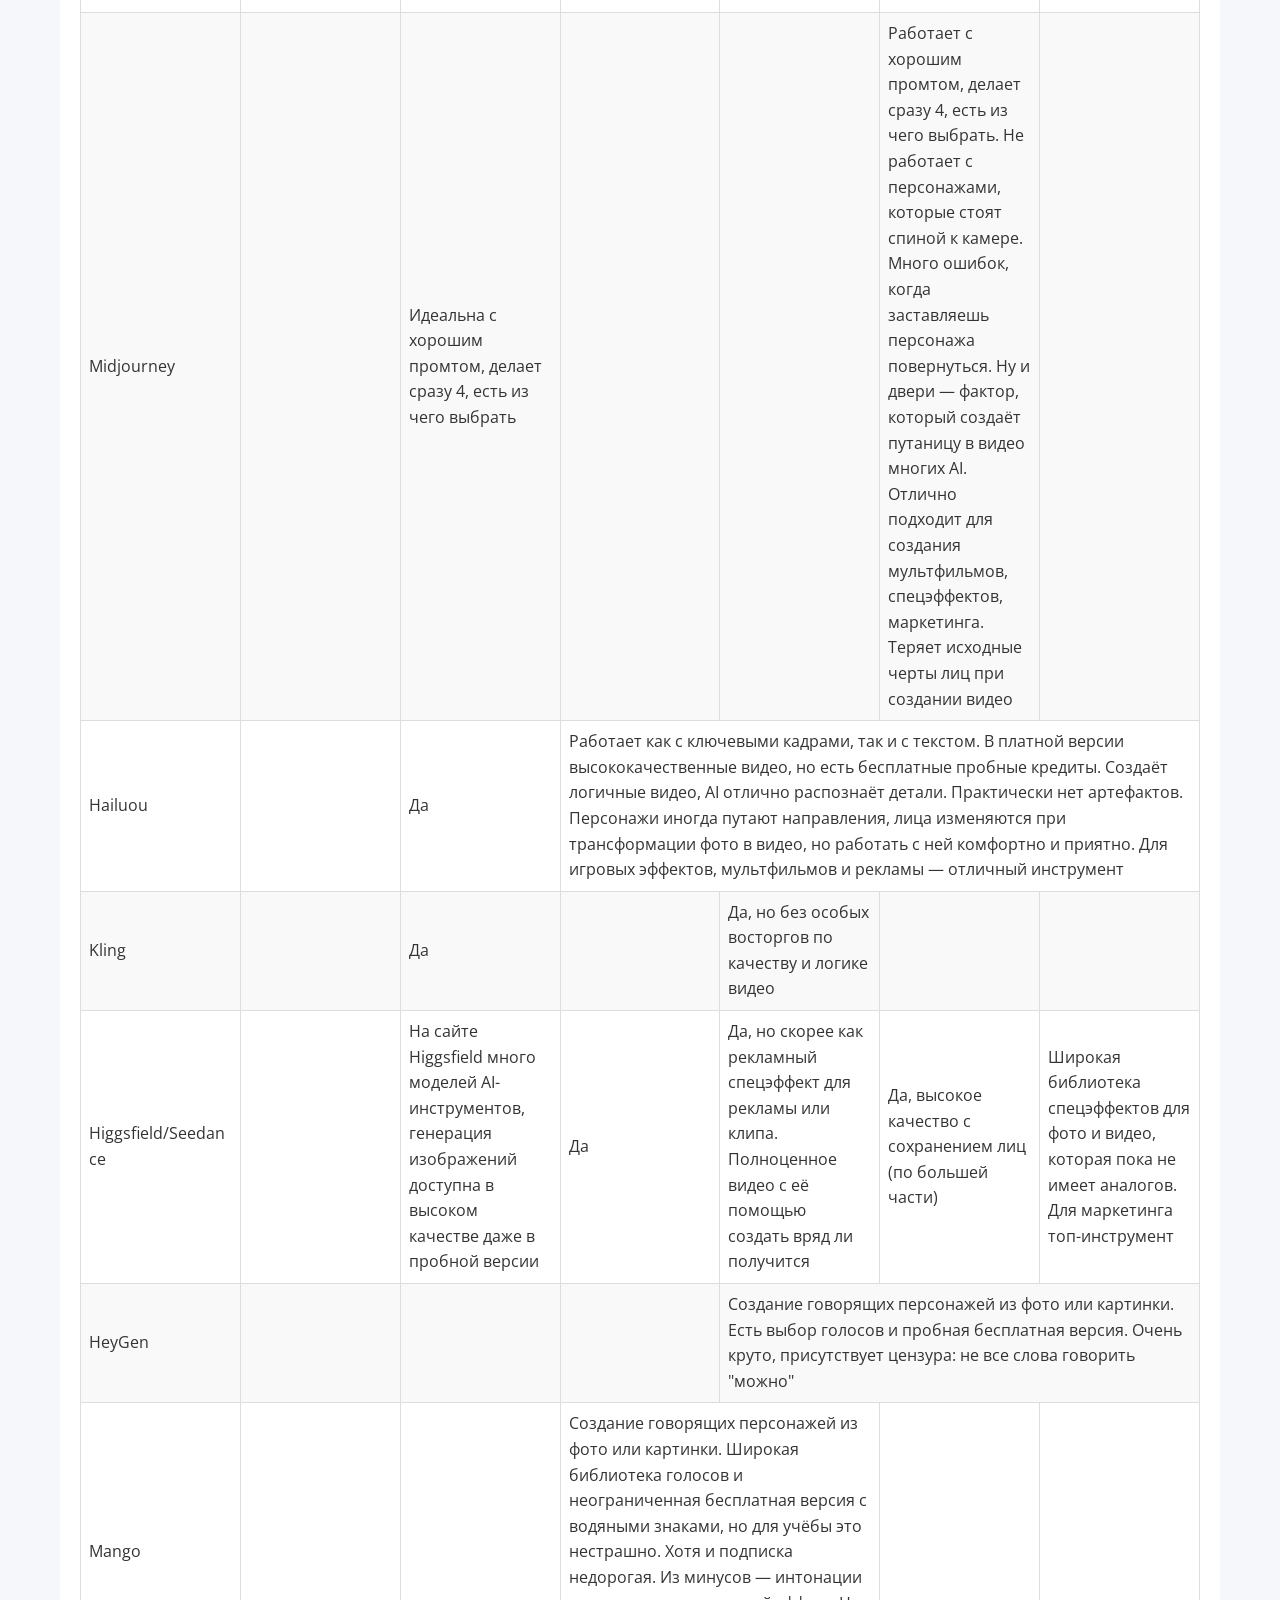
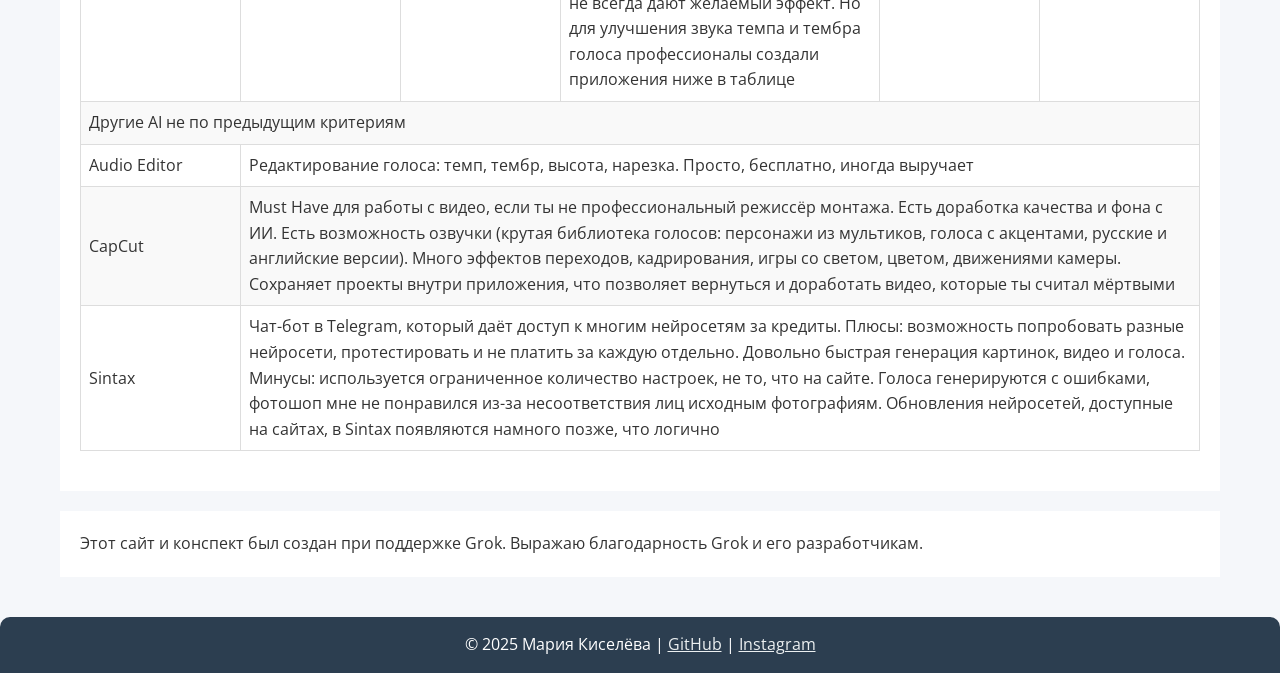
<file: neural_analysis.html>
<!DOCTYPE html>
<html lang="ru">
<head>
    <meta charset="UTF-8">
    <meta name="viewport" content="width=device-width, initial-scale=1.0">
    <title>Анализ Нейросетей</title>
    <link href="https://fonts.googleapis.com/css2?family=Roboto:wght@400;700&family=Open+Sans:wght@300;600&display=swap" rel="stylesheet">
    <style>
        * {
            margin: 0;
            padding: 0;
            box-sizing: border-box;
        }
        body {
            font-family: 'Open Sans', sans-serif;
            background-color: #f5f7fa;
            color: #333;
            line-height: 1.6;
        }
        header {
            background-color: #2c3e50;
            color: #fff;
            padding: 1rem;
            position: sticky;
            top: 0;
            z-index: 1000;
        }
        .logo {
            font-size: 1.5rem;
            font-weight: 700;
        }
        nav {
            display: flex;
            justify-content: center;
            gap: 20px;
            margin-top: 10px;
        }
        .nav-link {
            color: #fff;
            text-decoration: none;
            padding: 10px 15px;
            border-radius: 5px;
            transition: background-color 0.3s ease;
        }
        .nav-link:hover {
            background-color: #34495e;
        }
        .content {
            max-width: 1200px;
            margin: 0 auto;
            padding: 20px;
        }
        section {
            background-color: #fff;
            padding: 20px;
            margin-bottom: 20px;
        }
        h2 {
            color: #007bff;
            font-size: 2rem;
            margin-bottom: 15px;
            text-align: center;
        }
        table {
            width: 100%;
            border-collapse: collapse;
            margin: 20px 0;
            background-color: #fff;
        }
        th, td {
            padding: 8px;
            text-align: left;
            word-wrap: break-word;
            max-width: 0;
            border: 1px solid #ddd;
        }
        th {
            background-color: #2c3e50;
            color: #fff;
        }
        tr:nth-child(even) {
            background-color: #f9f9f9;
        }
        footer {
            background-color: #2c3e50;
            color: #fff;
            text-align: center;
            padding: 15px;
            border-radius: 10px 10px 0 0;
        }
        @media (max-width: 750px) {
            .logo {
                font-size: 1.2rem;
                text-align: center;
            }
            nav {
                flex-direction: column;
                gap: 10px;
            }
            .nav-link {
                padding: 8px 12px;
                font-size: 0.9rem;
            }
            table {
                font-size: 0.9rem;
            }
            h2 {
                font-size: 1.5rem;
            }
        }
    </style>
</head>
<body>
    <header>
        <div class="logo">Mariya Kiseliova /VCard</div>
        <nav>
            <a href="index.html" class="nav-link">Главная</a>
            <a href="about-me.html" class="nav-link">Обо мне</a>
            <a href="contacts.html" class="nav-link">Контакты</a>
        </nav>
    </header>
    <div class="content">
        <section>
            <h2>Предисловие</h2>
            <p>С того момента, как я начала своё увлекательное путешествие в мир IT, я успела протестировать множество инструментов искусственного интеллекта. Не имея коммерческого интереса продвигать одни из них и не имея морального права критиковать другие, которые оказались мне менее полезны или удобны, я исключила последние из этой таблицы. Поскольку я ещё не создала собственную нейросеть, не мне унижать труд специалистов, трудившихся над известными многим AI-проектами. Здесь представлены только те инструменты, которые поддерживали меня в развитии навков и  вдохновляли идти вперед. Моя оценка  субъективна - это моё мнение, мой опыт и мои ошибки. Имеет значение и тот факт, что мир не застыл в развитии, я составляю этот список в сентябре 2025г. Итак, поехали:"</p>
        </section>
        <section>
            <h2>Анализ Нейросетей</h2>
            <table>
                <tr>
                    <th>Нейросеть</th>
                    <th>Работа с кодом</th>
                    <th>Создание изображений из текста</th>
                    <th>Редактирование фото</th>
                    <th>Создание видео из текста</th>
                    <th>Создание видео из ключевых кадров</th>
                    <th>Видеоэффекты полезные для рекламы, монтажа, спецэффектов или развлечения с близкими</th>
                </tr>
                <tr>
                    <td>Gemini</td>
                    <td>7 из 10, я бы сказала, что её фишка скорее анализ данных</td>
                    <td>Чисто 9/10, качество огонь, но много ограничений по цензуре. Не все команды понимает: касательно ракурса и деталей, положения объекта относительно фона</td>
                    <td>Почти идеальный фотошоп, но мешает ограничения. Нельзя фотошопить фото, где есть очень молодые люди или дети. Если на фото больше одного человека, часто меняет черты лица</td>
                    <td></td>
                    <td></td>
                    <td></td>
                </tr>
                <tr>
                    <td>Chat GPT</td>
                    <td>Отлично, но перед запуском лучше скинуть код в тот же чат и попросить перепроверить код на чистоту и ошибки</td>
                    <td>Хорошо, но количество бесплатных генераций сильно ограничено по сравнению с тем же Grok и Gemini</td>
                    <td>Сервис пока в состоянии развития этого направления. Можно пробовать, но в лицах мало сходства с исходниками</td>
                    <td></td>
                    <td></td>
                    <td></td>
                </tr>
                <tr>
                    <td>Grok</td>
                    <td>Отлично, но перед запуском лучше скинуть код в тот же чат и попросить перепроверить код на чистоту и ошибки</td>
                    <td>Очень быстро, очень много вариантов в разных стилях, почти нет ограничений по цензуре, которые в той же Gemini на каждой третьей картинке. Только вертикальный формат</td>
                    <td></td>
                    <td>Создаёт фото по промту, затем видео. Фишка приложения — настроение видео: обычное, смешное или пикантное. Интересная лично для меня функция</td>
                    <td></td>
                    <td>На данном этапе мало возможностей для применения в рекламе и маркетинге. Скорее обучение промт-инженерингу, заполнение соцсетей или просто фан</td>
                </tr>
                <tr>
                    <td rowspan="4">DeepSeek</td>
                    <td>Отлично, но перед запуском лучше скинуть код в тот же чат и попросить перепроверить код на чистоту и ошибки</td>
                    <td>Его производная нейросеть Kling AI, будет ниже</td>
                    <td>Его производная нейросеть Kling AI, будет ниже</td>
                    <td>Его производная нейросеть Kling AI, будет ниже</td>
                    <td>Его производная нейросеть Kling AI, будет ниже</td>
                    <td></td>
                </tr>
                <tr>
                    <td></td>
                    <td></td>
                    <td></td>
                    <td></td>
                    <td></td>
                    <td></td>
                </tr>
                <tr>
                    <td></td>
                    <td></td>
                    <td></td>
                    <td></td>
                    <td></td>
                    <td></td>
                </tr>
                <tr>
                    <td></td>
                    <td></td>
                    <td></td>
                    <td></td>
                    <td></td>
                    <td></td>
                </tr>
                <tr>
                    <td>Canva</td>
                    <td></td>
                    <td colspan="2">Хороша для генерации контента для соцсетей, рекламных баннеров, слайдов для презентаций, разнообразных шаблонных услуг полиграфии и типографий</td>
                    <td></td>
                    <td></td>
                    <td></td>
                </tr>
                <tr>
                    <td>Шедеврум</td>
                    <td></td>
                    <td>Бесплатная сеть с огромным количеством генераций. Подходит для тренировок, вдохновения, соцсетей. Посмотреть, что умеют те, кто в "этом" дольше тебя и чему-то у них поучиться. Показать свои работы, получить фидбэк</td>
                    <td></td>
                    <td>Не для коммерческого использования. Даже на мой скромный вкус: очень просто</td>
                    <td>Можно, но видна любительщина</td>
                    <td></td>
                </tr>
                <tr>
                    <td>Veo 3</td>
                    <td></td>
                    <td></td>
                    <td></td>
                    <td>Весь мир в восхищении. Я пробовала через Sintax, не в восторге. В графе с описанием сервиса напишу, почему</td>
                    <td>Да, но подписка дорогая и недоступна по картам РБ и РФ. Я использовала VPN, создала приложение в бесплатном GooglOpal и пользовалась бесплатно. Видео годится для рекламы, но как правило нужен монтаж. Хвалёный многими ютуберами звук AI теряет всю значимость, если используется более одного видео, а соответственно и монтаж</td>
                    <td>Присутствуют, достаточно качественного описания и нескольких попыток</td>
                </tr>
                <tr>
                    <td>Midjourney</td>
                    <td></td>
                    <td>Идеальна с хорошим промтом, делает сразу 4, есть из чего выбрать</td>
                    <td></td>
                    <td></td>
                    <td>Работает с хорошим промтом, делает сразу 4, есть из чего выбрать. Не работает с персонажами, которые стоят спиной к камере. Много ошибок, когда заставляешь персонажа повернуться. Ну и двери — фактор, который создаёт путаницу в видео многих AI. Отлично подходит для создания мультфильмов, спецэффектов, маркетинга. Теряет исходные черты лиц при создании видео</td>
                    <td></td>
                </tr>
                <tr>
                    <td>Hailuou</td>
                    <td></td>
                    <td>Да</td>
                    <td colspan="4">Работает как с ключевыми кадрами, так и с текстом. В платной версии высококачественные видео, но есть бесплатные пробные кредиты. Создаёт логичные видео, AI отлично распознаёт детали. Практически нет артефактов. Персонажи иногда путают направления, лица изменяются при трансформации фото в видео, но работать с ней комфортно и приятно. Для игровых эффектов, мультфильмов и рекламы — отличный инструмент</td>
                </tr>
                <tr>
                    <td>Kling</td>
                    <td></td>
                    <td>Да</td>
                    <td></td>
                    <td>Да, но без особых восторгов по качеству и логике видео</td>
                    <td></td>
                    <td></td>
                </tr>
                <tr>
                    <td>Higgsfield/Seedance</td>
                    <td></td>
                    <td>На сайте Higgsfield много моделей AI-инструментов, генерация изображений доступна в высоком качестве даже в пробной версии</td>
                    <td>Да</td>
                    <td>Да, но скорее как рекламный спецэффект для рекламы или клипа. Полноценное видео с её помощью создать вряд ли получится</td>
                    <td>Да, высокое качество с сохранением лиц (по большей части)</td>
                    <td>Широкая библиотека спецэффектов для фото и видео, которая пока не имеет аналогов. Для маркетинга топ-инструмент</td>
                </tr>
                <tr>
                    <td>HeyGen</td>
                    <td></td>
                    <td></td>
                    <td></td>
                    <td colspan="3">Создание говорящих персонажей из фото или картинки. Есть выбор голосов и пробная бесплатная версия. Очень круто, присутствует цензура: не все слова говорить "можно"</td>
                </tr>
                <tr>
                    <td>Mango</td>
                    <td></td>
                    <td></td>
                    <td colspan="2">Создание говорящих персонажей из фото или картинки. Широкая библиотека голосов и неограниченная бесплатная версия с водяными знаками, но для учёбы это нестрашно. Хотя и подписка недорогая. Из минусов — интонации не всегда дают желаемый эффект. Но для улучшения звука темпа и тембра голоса профессионалы создали приложения ниже в таблице</td>
                    <td></td>
                    <td></td>
                </tr>
                <tr>
                    <td colspan="7">Другие AI не по предыдущим критериям</td>
                </tr>
                <tr>
                    <td>Audio Editor</td>
                    <td colspan="6">Редактирование голоса: темп, тембр, высота, нарезка. Просто, бесплатно, иногда выручает</td>
                </tr>
                <tr>
                    <td>CapCut</td>
                    <td colspan="6">Must Have для работы с видео, если ты не профессиональный режиссёр монтажа. Есть доработка качества и фона с ИИ. Есть возможность озвучки (крутая библиотека голосов: персонажи из мультиков, голоса с акцентами, русские и английские версии). Много эффектов переходов, кадрирования, игры со светом, цветом, движениями камеры. Сохраняет проекты внутри приложения, что позволяет вернуться и доработать видео, которые ты считал мёртвыми</td>
                </tr>
                <tr>
                    <td>Sintax</td>
                    <td colspan="6">Чат-бот в Telegram, который даёт доступ к многим нейросетям за кредиты. Плюсы: возможность попробовать разные нейросети, протестировать и не платить за каждую отдельно. Довольно быстрая генерация картинок, видео и голоса. Минусы: используется ограниченное количество настроек, не то, что на сайте. Голоса генерируются с ошибками, фотошоп мне не понравился из-за несоответствия лиц исходным фотографиям. Обновления нейросетей, доступные на сайтах, в Sintax появляются намного позже, что логично</td>
                </tr>
            </table>
        </section>
        <section>
            <p>Этот сайт и конспект был создан при поддержке Grok. Выражаю благодарность Grok и его разработчикам.</p>
        </section>
    </div>
    <footer>
        <p>&copy; 2025 Мария Киселёва | <a href="https://github.com/Mary-Boxer" style="color: #ecf0f1;">GitHub</a> | <a href="https://www.instagram.com/_drackosha._/" style="color: #ecf0f1;">Instagram</a></p>
    </footer>
</body>
</html>
</file>
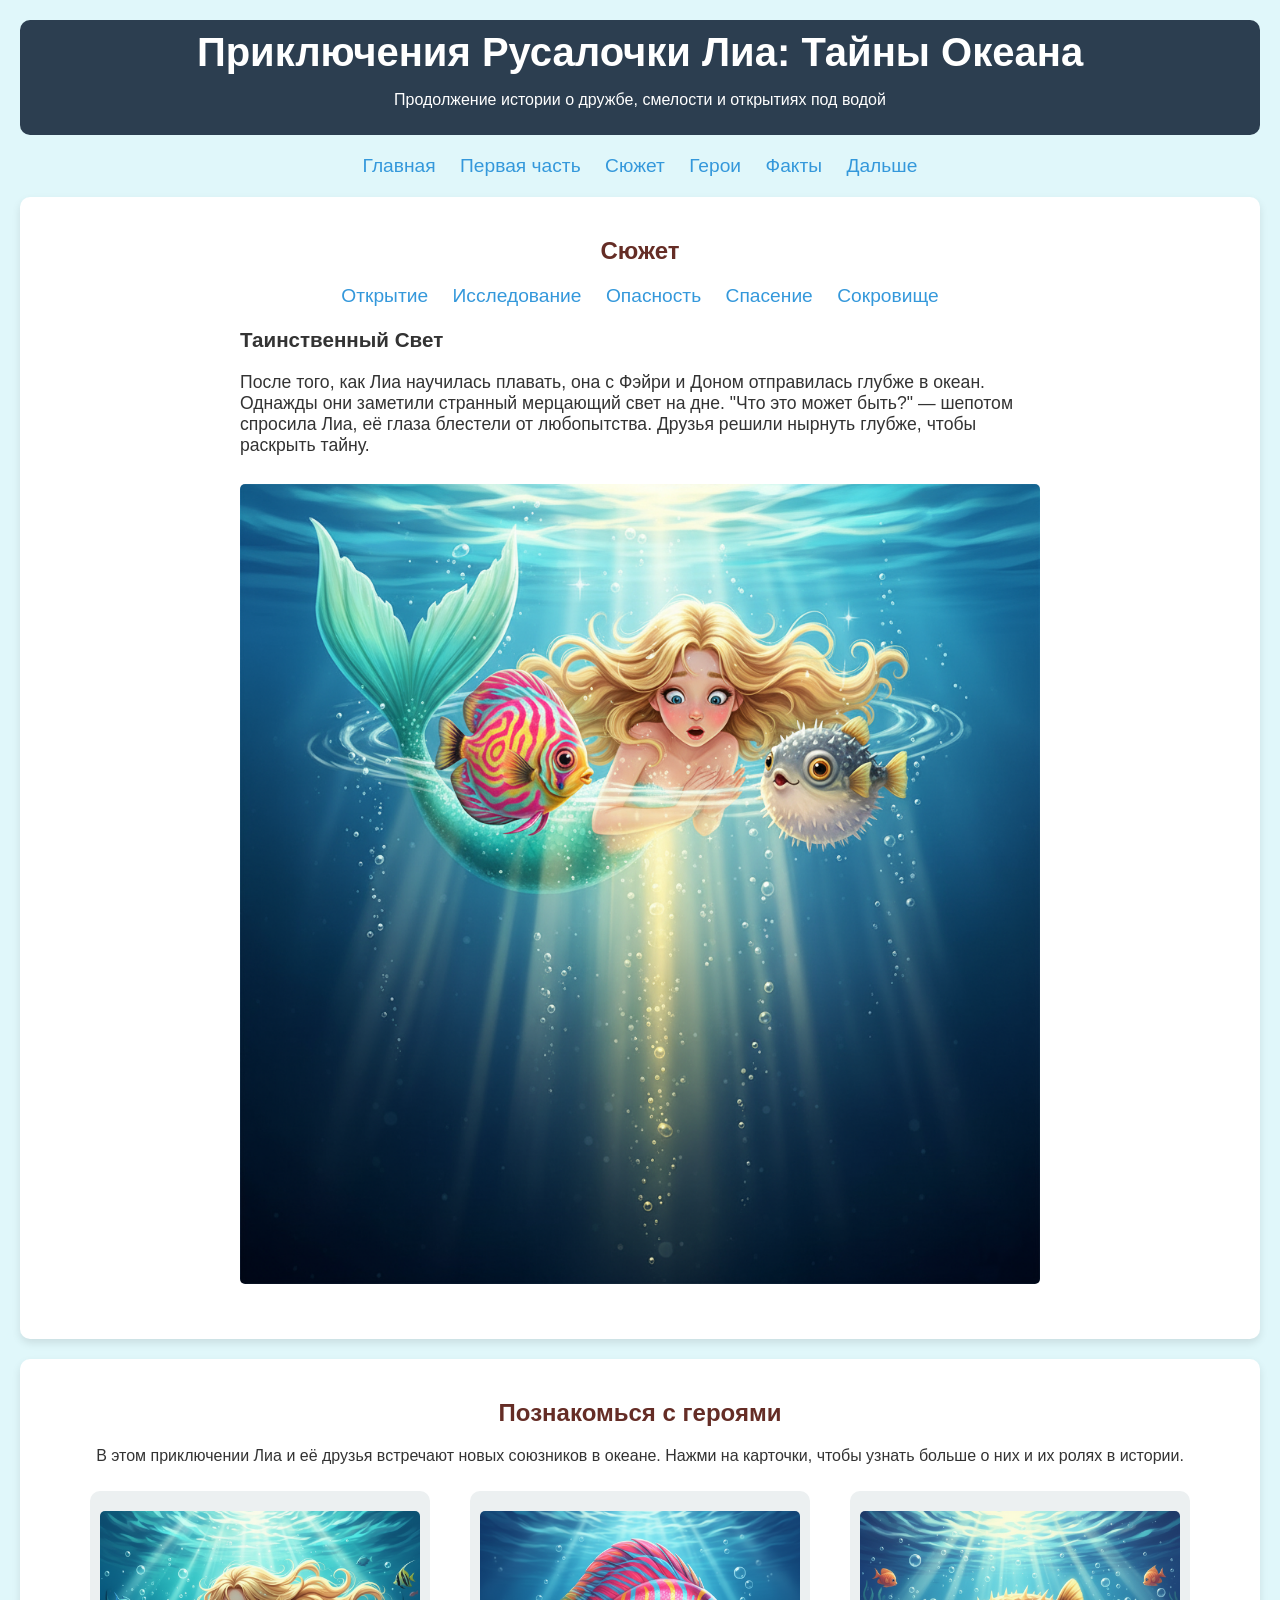
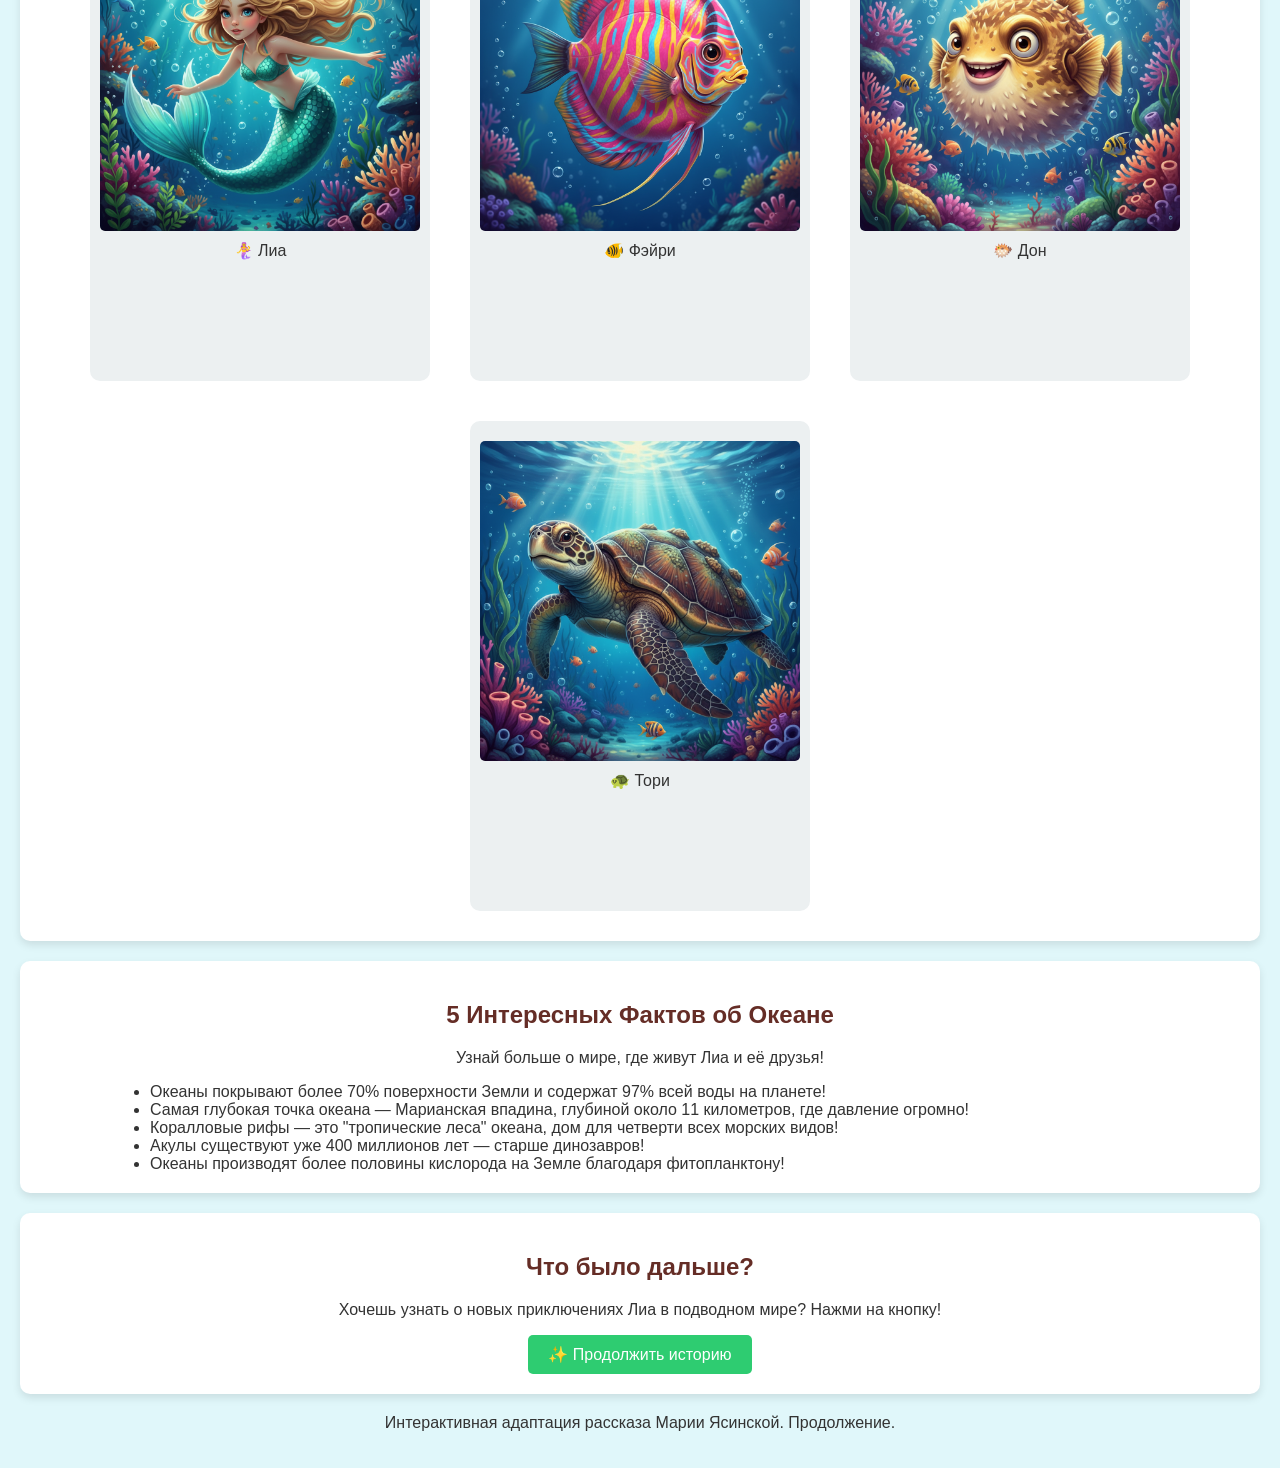
<file: Part2.html>
<!DOCTYPE html>
<html lang="ru">
<head>
    <meta charset="UTF-8">
    <meta name="viewport" content="width=device-width, initial-scale=1.0">
    <title>Приключения Русалочки Лии: Тайны Океана</title>
    <style>
        body {
            font-family: 'Arial', sans-serif;
            background-color: #e0f7fa;
            color: #333;
            margin: 0;
            padding: 20px;
            text-align: center;
        }
        header {
            background-color: #2c3e50;
            color: #fff;
            padding: 10px;
            border-radius: 10px;
        }
        h1 {
            font-size: 2.5rem;
            margin: 0;
        }
        h2 {
            color: #652d26;
            font-size: 1.5rem;
            margin: 20px 0;
        }
        nav {
            margin: 20px 0;
        }
        nav a {
            color: #3498db;
            text-decoration: none;
            margin: 0 10px;
            font-size: 1.2rem;
        }
        nav a:hover {
            text-decoration: underline;
        }
        .section {
            background-color: #fff;
            padding: 20px;
            border-radius: 10px;
            box-shadow: 0 4px 8px rgba(0, 0, 0, 0.1);
            margin-bottom: 20px;
        }
        .characters {
            display: flex;
            justify-content: center;
            gap: 20px;
            flex-wrap: wrap;
        }
        .character-card {
            background-color: #ecf0f1;
            padding: 10px;
            border-radius: 10px;
            margin: 10px;
            width: 320px;
            height: 470px;
            cursor: pointer;
            transition: transform 0.3s;
            display: flex;
            flex-direction: column;
            align-items: center;
        }
        .character-card:hover {
            transform: scale(1.1);
        }
        .character-card img {
            width: 100%; /* Растягиваем изображение по ширине блока */
            height: auto; /* Сохраняем пропорции */
            border-radius: 5px;
            margin-bottom: 5px; /* Уменьшаем расстояние между изображением и подписью */
        }
        .character-card p {
            margin: 5px 0; /* Уменьшаем отступы для подписи */
            font-size: 1rem; /* Уменьшаем размер текста на мобильных, если нужно */
        }
        .content {
            display: none;
            text-align: left;
            max-width: 800px;
            margin: 20px auto;
            font-size: 1.1rem;
        }
        .content.active {
            display: block;
        }
        img {
            max-width: 100%;
            height: auto;
            margin: 10px 0;
            border-radius: 5px;
        }
        .dialog {
            display: none;
            position: fixed;
            top: 50%;
            left: 50%;
            transform: translate(-50%, -50%);
            background-color: #fff;
            padding: 20px;
            border-radius: 10px;
            box-shadow: 0 4px 8px rgba(0, 0, 0, 0.2);
            z-index: 1000;
        }
        .dialog.active {
            display: block;
        }
        .dialog button {
            background-color: #e74c3c;
            color: #fff;
            border: none;
            padding: 5px 10px;
            border-radius: 5px;
            cursor: pointer;
        }
        .dialog button:hover {
            background-color: #c0392b;
        }
        .continue-btn {
            background-color: #2ecc71;
            color: #fff;
            border: none;
            padding: 10px 20px;
            border-radius: 5px;
            cursor: pointer;
            font-size: 1rem;
        }
        .continue-btn:hover {
            background-color: #27ae60;
        }
        #facts ul {
            text-align: left;
            padding-left: 110px;
            margin: 0;
        }
        @media (max-width: 600px) {
            h1 { font-size: 2rem; }
            .characters { flex-direction: column; align-items: center; margin: 10px; }
            .character-card {
                width: 100%; /* Растягиваем карточку на всю ширину */
                height: auto; /* Убираем фиксированную высоту */
                max-width: 300px; /* Ограничиваем максимальную ширину */
                margin: 10px auto; /* Центрируем и добавляем отступы */
            }
            .character-card img {
                width: 100%; /* Растягиваем изображение на всю ширину карточки */
                height: auto; /* Сохраняем пропорции */
                margin-bottom: 5px; /* Уменьшаем расстояние */
            }
            .character-card p {
                margin: 5px 0; /* Уменьшаем отступы для подписи */
                font-size: 0.9rem; /* Уменьшаем текст для мобильных */
            }
        }
    </style>
</head>
<body>
    <header>
        <h1>Приключения Русалочки Лиа: Тайны Океана</h1>
        <p>Продолжение истории о дружбе, смелости и открытиях под водой</p>
    </header>

    <nav>
        <a href="index.html">Главная</a>
        <a href="merm (1).html">Первая часть</a>
        <a href="#plot">Сюжет</a>
        <a href="#characters">Герои</a>
        <a href="#facts">Факты</a>
        <a href="#next">Дальше</a>
    </nav>

    <div class="section" id="plot">
        <h2>Сюжет</h2>
        <nav>
            <a href="#" data-target="discovery">Открытие</a>
            <a href="#" data-target="exploration">Исследование</a>
            <a href="#" data-target="danger">Опасность</a>
            <a href="#" data-target="rescue">Спасение</a>
            <a href="#" data-target="treasure">Сокровище</a>
        </nav>
        <div class="content" id="discovery">
            <h3>Таинственный Свет</h3>
            <p>После того, как Лиа научилась плавать, она с Фэйри и Доном отправилась глубже в океан. Однажды они заметили странный мерцающий свет на дне. "Что это может быть?" — шепотом спросила Лиа, её глаза блестели от любопытства. Друзья решили нырнуть глубже, чтобы раскрыть тайну.</p>
            <img src="Light.png" alt="Лиа замечает свет" title="открытие.png">
        </div>
        <div class="content" id="exploration">
            <h3>Затонувший Корабль</h3>
            <p>Свет исходил от древнего затонувшего корабля, покрытого водорослями и кораллами. Внутри они нашли карты сокровищ и старые артефакты. Фэйри грациозно плыла впереди, освещая путь, а Дон раздувался, чтобы отпугивать любопытных рыб. "Это как настоящая охота за сокровищами!" — воскликнул Дон.</p>
            <p><em>✨ Что говорят друзья?</em> <button onclick="showDialog('explorationDialog')">Узнать</button></p>
            <img src="treasure.png" alt="Исследование корабля" title="корабль.png">
        </div>
        <div class="content" id="danger">
            <h3>Ловушка Акулы</h3>
            <p>Вдруг из тени выплыла огромная акула, охраняющая корабль. Её зубы сверкали, а глаза горели. Лиа замерла от страха, но Фэйри быстро придумала план: "Используй свою чешую, чтобы ослепить её светом!" Дон раздулся до гигантских размеров, отвлекая хищника.</p>
            <img src="Shark.png" alt="Встреча с акулой" title="акула.png">
        </div>
        <div class="content" id="rescue">
            <h3>Спасение Друга</h3>
            <p>Акула схватила Дона, но Лиа, собрав всю смелость, нырнула и ударила акулу своим хвостом прямо в глаз. Ослепленная, акула отпустила Дона. Но всего через мгновение хищные зубы вновь смыкались у самых хвостов друзей. Внезапно погоня прервалась: морская сеть остановила охотницу. Отважная черепашка зацепила край сети за коралловый риф и помогла друзьям спастись. Так компания исследователей океана пополнилась новым другом — молодой морской черепашкой по имени Тори.</p>
            <p><em>✨ Что говорит Тори?</em> <button onclick="showDialog('rescueDialog')">Узнать</button></p>
            <img src="Shark.png" alt="Спасение Дона" title="спасение.png">
        </div>
        <div class="content" id="treasure">
            <h3>Настоящее Сокровище</h3>
            <p>В конце они нашли не золото, а древний кристалл, очищающий океан от загрязнений. Лиа вернулась домой героиней, поняв, что настоящие сокровища — это друзья и чистый океан. Король и Королева гордились ею.</p>
            <img src="Final.png" alt="Находка сокровища" title="сокровище.png">
        </div>
        <script>
            document.querySelectorAll('nav a[data-target]').forEach(link => {
                link.addEventListener('click', (e) => {
                    e.preventDefault();
                    const target = link.getAttribute('data-target');
                    document.querySelectorAll('.content').forEach(content => content.classList.remove('active'));
                    document.getElementById(target).classList.add('active');
                });
            });
            document.getElementById('discovery').classList.add('active');
        </script>
    </div>

    <div class="section" id="characters">
        <h2>Познакомься с героями</h2>
        <p>В этом приключении Лиа и её друзья встречают новых союзников в океане. Нажми на карточки, чтобы узнать больше о них и их ролях в истории.</p>
        <div class="characters">
            <div class="character-card" onclick="document.getElementById('lia2').classList.add('active')">
                <img src="Lia.png" alt="Лиа в океане" title="лиа_в_океане.png">
                <p>🧜‍♀️ Лиа</p>
            </div>
            <div class="character-card" onclick="document.getElementById('fairy2').classList.add('active')">
                <img src="Fish2.png" alt="Фэйри в океане" title="фэйри_в_океане.png">
                <p>🐠 Фэйри</p>
            </div>
            <div class="character-card" onclick="document.getElementById('don2').classList.add('active')">
                <img src="Fish1.png" alt="Дон в океане" title="дон_в_океане.png">
                <p>🐡 Дон</p>
            </div>
            <div class="character-card" onclick="document.getElementById('tori').classList.add('active')">
                <img src="Turtle.png" alt="Тори" title="черепаха.png">
                <p>🐢 Тори</p>
            </div>
        </div>
        <div class="content" id="lia2">
            <h3>Лиа</h3>
            <p>Храбрая русалочка, которая теперь исследует океан и защищает друзей своей смелостью и светящейся чешуёй.</p>
        </div>
        <div class="content" id="fairy2">
            <h3>Фэйри</h3>
            <p>Грациозная рыбка-дискус, всегда готовая к приключениям и хитрым планам.</p>
        </div>
        <div class="content" id="don2">
            <h3>Дон</h3>
            <p>Забавный фугу, который раздувается в моменты опасности, становясь настоящим героем.</p>
        </div>
        <div class="content" id="tori">
            <h3>Тори</h3>
            <p>Мудрая морская черепаха, знающая океанские тайны и помогающая в трудную минуту.</p>
        </div>
    </div>

    <div class="section" id="facts">
        <h2>5 Интересных Фактов об Океане</h2>
        <p>Узнай больше о мире, где живут Лиа и её друзья!</p>
        <ul>
            <li>Океаны покрывают более 70% поверхности Земли и содержат 97% всей воды на планете!</li>
            <li>Самая глубокая точка океана — Марианская впадина, глубиной около 11 километров, где давление огромно!</li>
            <li>Коралловые рифы — это "тропические леса" океана, дом для четверти всех морских видов!</li>
            <li>Акулы существуют уже 400 миллионов лет — старше динозавров!</li>
            <li>Океаны производят более половины кислорода на Земле благодаря фитопланктону!</li>
        </ul>
    </div>

    <div class="section" id="next">
        <h2>Что было дальше?</h2>
        <p>Хочешь узнать о новых приключениях Лиа в подводном мире? Нажми на кнопку!</p>
        <button class="continue-btn" onclick="alert('Продолжение скоро будет доступно!')">✨ Продолжить историю</button>
    </div>

    <div class="dialog" id="explorationDialog">
        <h3>Диалог друзей</h3>
        <p>Фэйри: "Смотрите, здесь старая карта! Она ведет к сокровищу."</p>
        <p>Дон: "Я раздуваюсь на всякий случай — вдруг там ловушки!"</p>
        <p>Лиа: "Вместе мы справимся с чем угодно!"</p>
        <button onclick="hideDialog('explorationDialog')">Закрыть</button>
    </div>

    <div class="dialog" id="rescueDialog">
        <h3>Диалог Тори</h3>
        <p>Тори: "Молодцы, что не бросили друга. Океан учит нас держаться вместе."</p>
        <p>Лиа: "Спасибо, Тори! Ты спасла нас."</p>
        <button onclick="hideDialog('rescueDialog')">Закрыть</button>
    </div>

    <footer>
        <p>Интерактивная адаптация рассказа Марии Ясинской. Продолжение.</p>
    </footer>

    <script>
        function showDialog(dialogId) {
            document.getElementById(dialogId).classList.add('active');
        }
        function hideDialog(dialogId) {
            document.getElementById(dialogId).classList.remove('active');
        }
    </script>
</body>
</html>
</file>
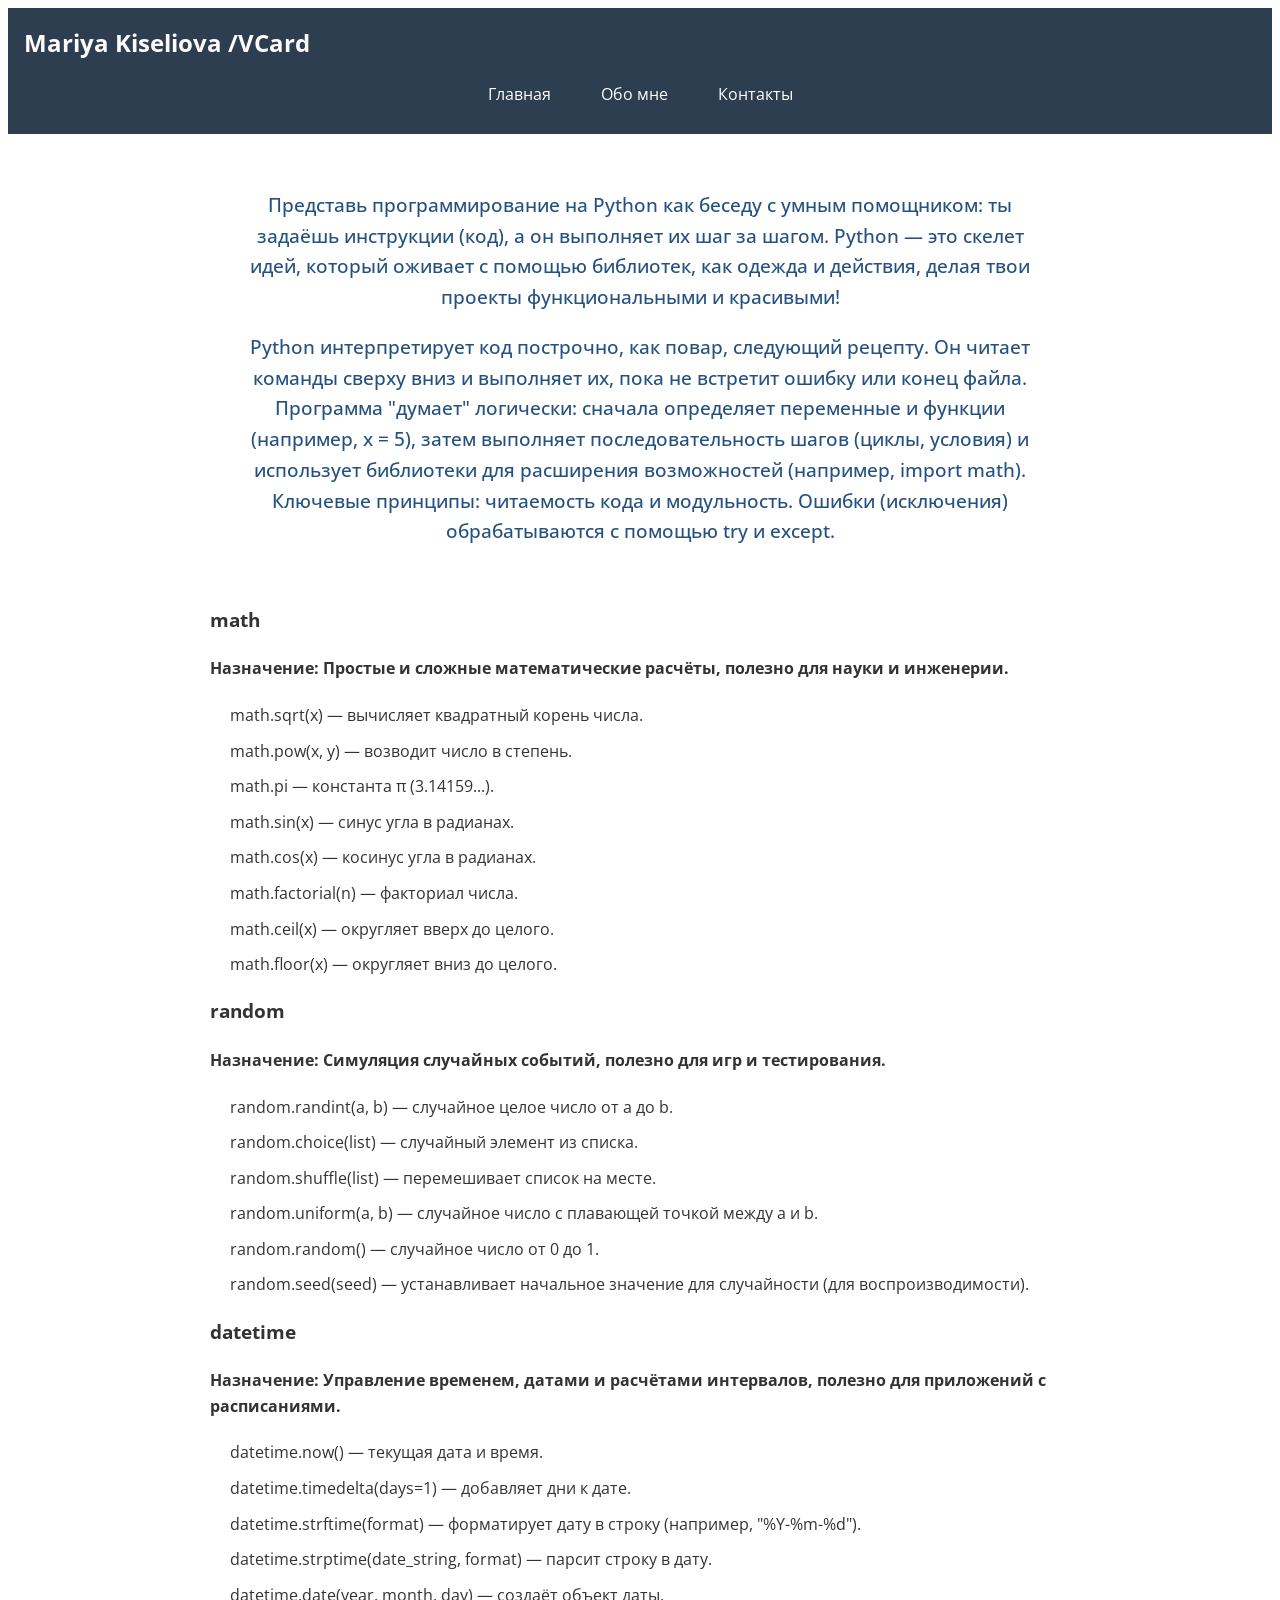
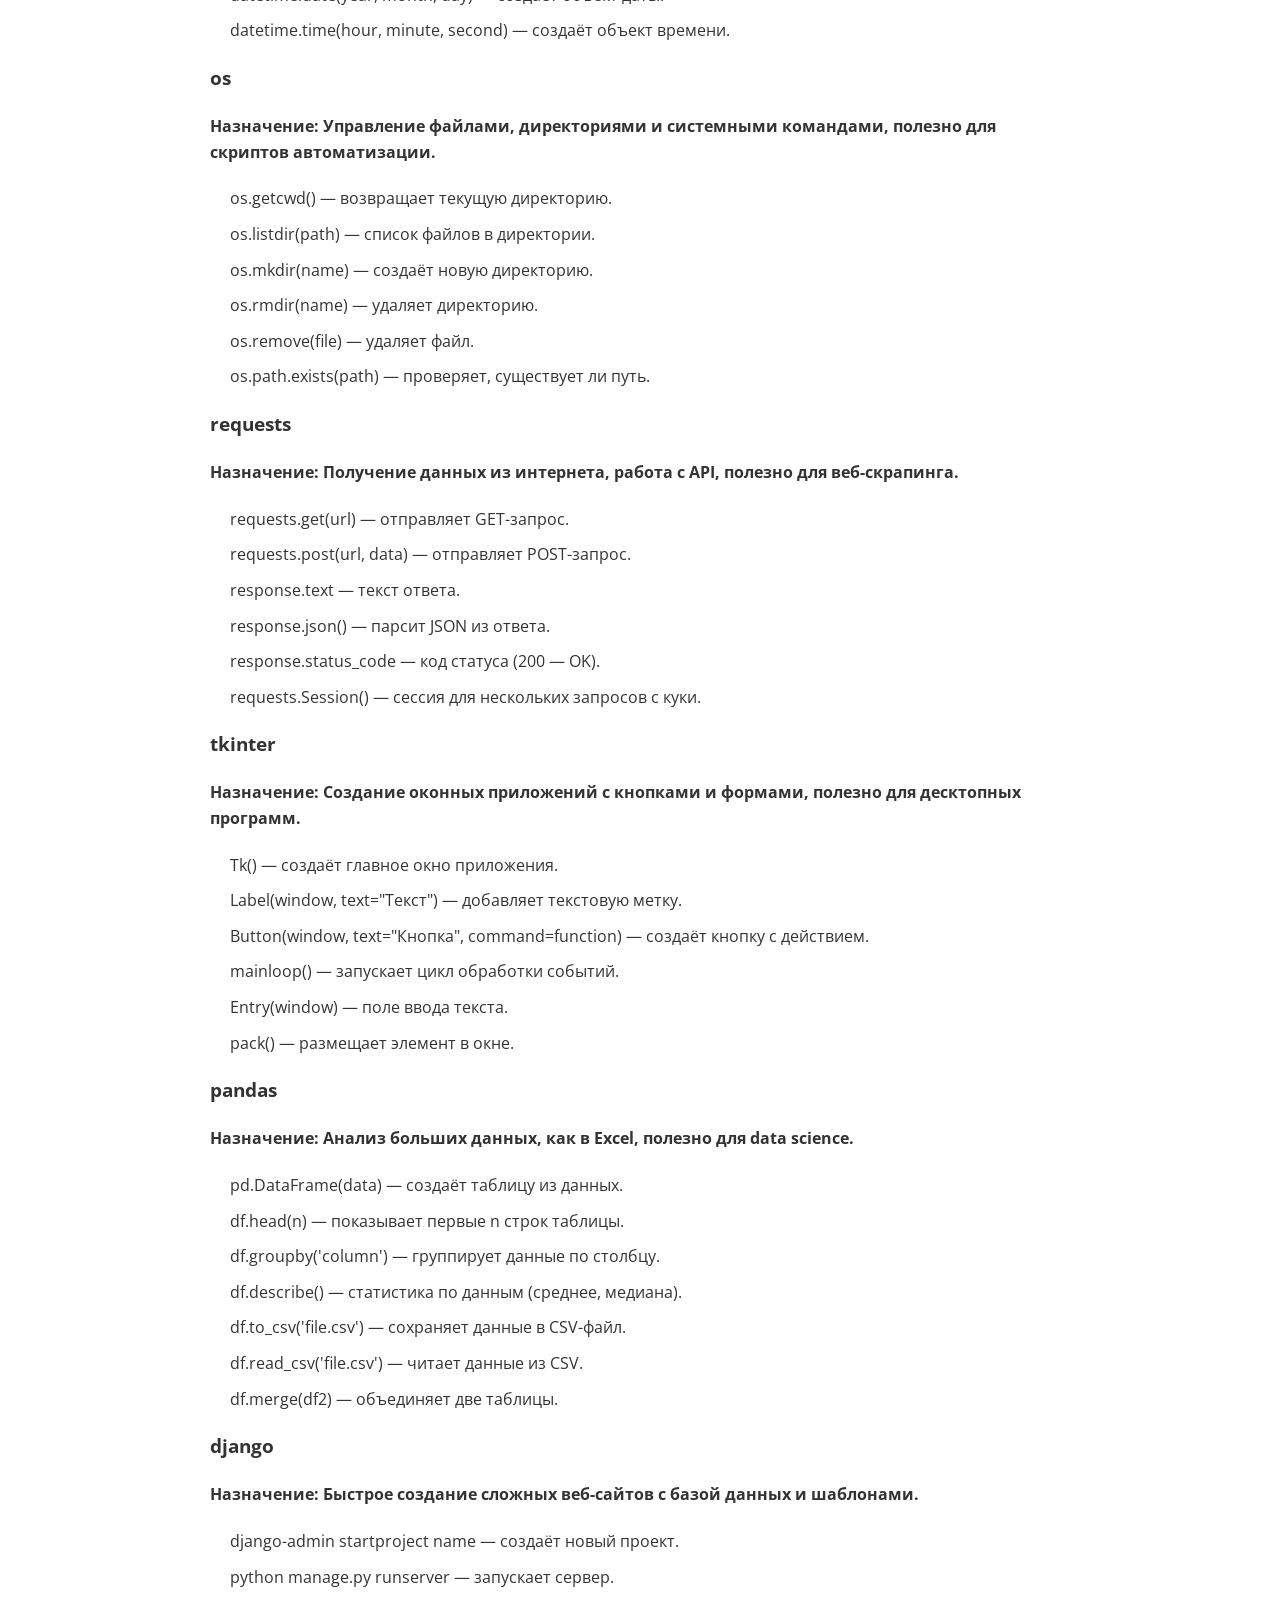
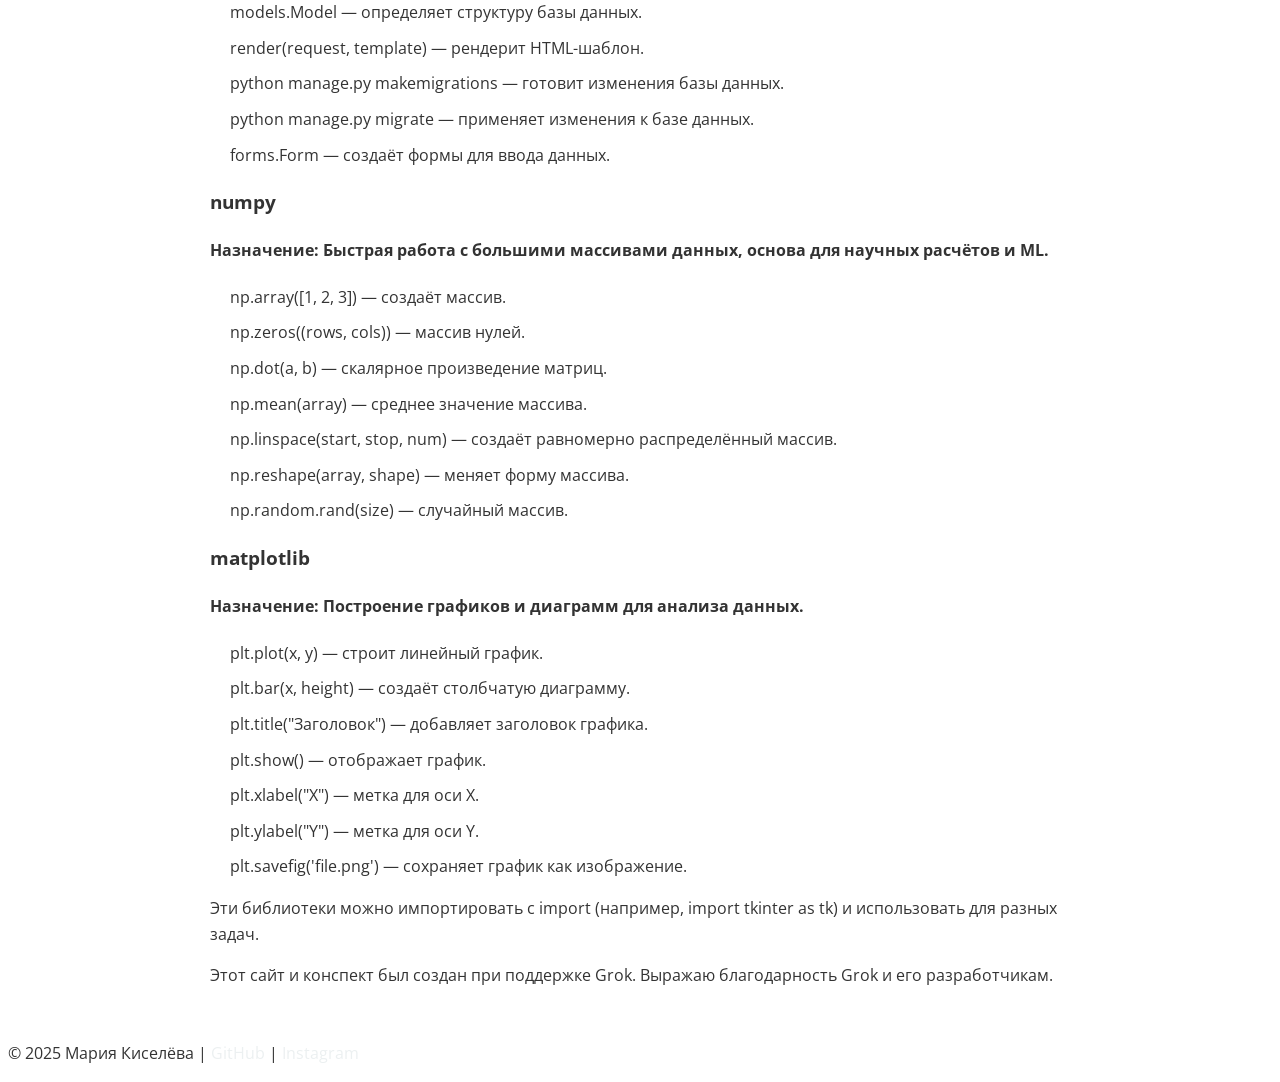
<file: python_concepts.html>
<!DOCTYPE html>
<html lang="ru">
<head>
    <meta charset="UTF-8">
    <meta name="viewport" content="width=device-width, initial-scale=1.0">
    <title>Mariya Kiseliova /VCard</title>
    <link href="https://fonts.googleapis.com/css2?family=Roboto:wght@400;700&family=Open+Sans:wght@300;600&display=swap" rel="stylesheet">
    <style>
        * { margin: 20; padding: 0; box-sizing: border-box; }
        body { font-family: 'Open Sans', sans-serif; background-color: #ffffff; color: #333; line-height: 1.6; }
        header { background-color: #2c3e50; color: #fefafa; padding: 1rem; position: sticky; top: 0; z-index: 1000; }
        .logo { font-size: 1.5rem; font-weight: 700; }
        nav { display: flex; justify-content: center; gap: 20px; margin-top: 10px; }
        .nav-link { color: #fff; text-decoration: none; padding: 10px 15px; border-radius: 5px; transition: background-color 0.3s ease; }
        .nav-link:hover { background-color: #34495e; }
        .content { max-width: 900px; margin: 0 auto; padding: 20px; }
        
        h2 { color: #255180; font-family: 'Open Sans', sans-serif; font-size: 1.2rem; padding: 20px; font-weight: 500; margin-bottom: 15px; text-align: center; }
        ul { list-style-type: none; padding-left: 20px; }
        li { margin-bottom: 10px; }
        a { color: #333; text-decoration: none; }
        a:hover { text-decoration: underline; }
        @media (max-width: 750px) {
            .logo { font-size: 1.2rem; text-align: center; }
            nav { flex-direction: column; gap: 10px; }
            .nav-link { padding: 8px 12px; font-size: 0.9rem; }
            h2 { font-size: 1.2rem; }
        }
    </style>
</head>
<body>
    <header>
        <div class="logo">Mariya Kiseliova /VCard</div>
        <nav>
            <a href="index.html" class="nav-link">Главная</a>
            <a href="about-me.html" class="nav-link">Обо мне</a>
            <a href="contacts.html" class="nav-link">Контакты</a>
        </nav>
    </header>
    <div class="content">
        <h2>
                     Представь программирование на Python как беседу с умным помощником: ты задаёшь инструкции (код), а он выполняет их шаг за шагом. Python — это скелет идей, который оживает с помощью библиотек, как одежда и действия, делая твои проекты функциональными и красивыми! <p> Python интерпретирует код построчно, как повар, следующий рецепту. Он читает команды сверху вниз и выполняет их, пока не встретит ошибку или конец файла. Программа "думает" логически: сначала определяет переменные и функции (например, x = 5), затем выполняет последовательность шагов (циклы, условия) и использует библиотеки для расширения возможностей (например, import math). Ключевые принципы: читаемость кода и модульность. Ошибки (исключения) обрабатываются с помощью try и except.</p></h2>
        
        <h3>math</h3>
        <h4>Назначение: Простые и сложные математические расчёты, полезно для науки и инженерии.</h4>
        <ul>
            <li>math.sqrt(x) — вычисляет квадратный корень числа.</li>
            <li>math.pow(x, y) — возводит число в степень.</li>
            <li>math.pi — константа π (3.14159...).</li>
            <li>math.sin(x) — синус угла в радианах.</li>
            <li>math.cos(x) — косинус угла в радианах.</li>
            <li>math.factorial(n) — факториал числа.</li>
            <li>math.ceil(x) — округляет вверх до целого.</li>
            <li>math.floor(x) — округляет вниз до целого.</li>
        </ul>

        <h3>random</h3>
        <h4>Назначение: Симуляция случайных событий, полезно для игр и тестирования.</h4>
        <ul>
            <li>random.randint(a, b) — случайное целое число от a до b.</li>
            <li>random.choice(list) — случайный элемент из списка.</li>
            <li>random.shuffle(list) — перемешивает список на месте.</li>
            <li>random.uniform(a, b) — случайное число с плавающей точкой между a и b.</li>
            <li>random.random() — случайное число от 0 до 1.</li>
            <li>random.seed(seed) — устанавливает начальное значение для случайности (для воспроизводимости).</li>
        </ul>

        <h3>datetime</h3>
        <h4>Назначение: Управление временем, датами и расчётами интервалов, полезно для приложений с расписаниями.</h4>
        <ul>
            <li>datetime.now() — текущая дата и время.</li>
            <li>datetime.timedelta(days=1) — добавляет дни к дате.</li>
            <li>datetime.strftime(format) — форматирует дату в строку (например, "%Y-%m-%d").</li>
            <li>datetime.strptime(date_string, format) — парсит строку в дату.</li>
            <li>datetime.date(year, month, day) — создаёт объект даты.</li>
            <li>datetime.time(hour, minute, second) — создаёт объект времени.</li>
        </ul>

        <h3>os</h3>
        <h4>Назначение: Управление файлами, директориями и системными командами, полезно для скриптов автоматизации.</h4>
        <ul>
            <li>os.getcwd() — возвращает текущую директорию.</li>
            <li>os.listdir(path) — список файлов в директории.</li>
            <li>os.mkdir(name) — создаёт новую директорию.</li>
            <li>os.rmdir(name) — удаляет директорию.</li>
            <li>os.remove(file) — удаляет файл.</li>
            <li>os.path.exists(path) — проверяет, существует ли путь.</li>
        </ul>

        <h3>requests</h3>
        <h4>Назначение: Получение данных из интернета, работа с API, полезно для веб-скрапинга.</h4>
        <ul>
            <li>requests.get(url) — отправляет GET-запрос.</li>
            <li>requests.post(url, data) — отправляет POST-запрос.</li>
            <li>response.text — текст ответа.</li>
            <li>response.json() — парсит JSON из ответа.</li>
            <li>response.status_code — код статуса (200 — OK).</li>
            <li>requests.Session() — сессия для нескольких запросов с куки.</li>
        </ul>

        <h3>tkinter</h3>
        <h4>Назначение: Создание оконных приложений с кнопками и формами, полезно для десктопных программ.</h4>
        <ul>
            <li>Tk() — создаёт главное окно приложения.</li>
            <li>Label(window, text="Текст") — добавляет текстовую метку.</li>
            <li>Button(window, text="Кнопка", command=function) — создаёт кнопку с действием.</li>
            <li>mainloop() — запускает цикл обработки событий.</li>
            <li>Entry(window) — поле ввода текста.</li>
            <li>pack() — размещает элемент в окне.</li>
        </ul>

        <h3>pandas</h3>
        <h4>Назначение: Анализ больших данных, как в Excel, полезно для data science.</h4>
        <ul>
            <li>pd.DataFrame(data) — создаёт таблицу из данных.</li>
            <li>df.head(n) — показывает первые n строк таблицы.</li>
            <li>df.groupby('column') — группирует данные по столбцу.</li>
            <li>df.describe() — статистика по данным (среднее, медиана).</li>
            <li>df.to_csv('file.csv') — сохраняет данные в CSV-файл.</li>
            <li>df.read_csv('file.csv') — читает данные из CSV.</li>
            <li>df.merge(df2) — объединяет две таблицы.</li>
        </ul>

        <h3>django</h3>
        <h4>Назначение: Быстрое создание сложных веб-сайтов с базой данных и шаблонами.</h4>
        <ul>
            <li>django-admin startproject name — создаёт новый проект.</li>
            <li>python manage.py runserver — запускает сервер.</li>
            <li>models.Model — определяет структуру базы данных.</li>
            <li>render(request, template) — рендерит HTML-шаблон.</li>
            <li>python manage.py makemigrations — готовит изменения базы данных.</li>
            <li>python manage.py migrate — применяет изменения к базе данных.</li>
            <li>forms.Form — создаёт формы для ввода данных.</li>
        </ul>

        <h3>numpy</h3>
        <h4>Назначение: Быстрая работа с большими массивами данных, основа для научных расчётов и ML.</h4>
        <ul>
            <li>np.array([1, 2, 3]) — создаёт массив.</li>
            <li>np.zeros((rows, cols)) — массив нулей.</li>
            <li>np.dot(a, b) — скалярное произведение матриц.</li>
            <li>np.mean(array) — среднее значение массива.</li>
            <li>np.linspace(start, stop, num) — создаёт равномерно распределённый массив.</li>
            <li>np.reshape(array, shape) — меняет форму массива.</li>
            <li>np.random.rand(size) — случайный массив.</li>
        </ul>

        <h3>matplotlib</h3>
        <h4>Назначение: Построение графиков и диаграмм для анализа данных.</h4>
        <ul>
            <li>plt.plot(x, y) — строит линейный график.</li>
            <li>plt.bar(x, height) — создаёт столбчатую диаграмму.</li>
            <li>plt.title("Заголовок") — добавляет заголовок графика.</li>
            <li>plt.show() — отображает график.</li>
            <li>plt.xlabel("X") — метка для оси X.</li>
            <li>plt.ylabel("Y") — метка для оси Y.</li>
            <li>plt.savefig('file.png') — сохраняет график как изображение.</li>
        </ul>

        <p>Эти библиотеки можно импортировать с import (например, import tkinter as tk) и использовать для разных задач.</p>
        
        <p>Этот сайт и конспект был создан при поддержке Grok. Выражаю благодарность Grok и его разработчикам.</p>
    </div>
    <footer>
        <p>&copy; 2025 Мария Киселёва | <a href="https://github.com/Mary-Boxer" style="color: #ecf0f1;">GitHub</a> | <a href="https://www.instagram.com/_drackosha._/" style="color: #ecf0f1;">Instagram</a></p>
    </footer>
</body>
</html>
</file>
